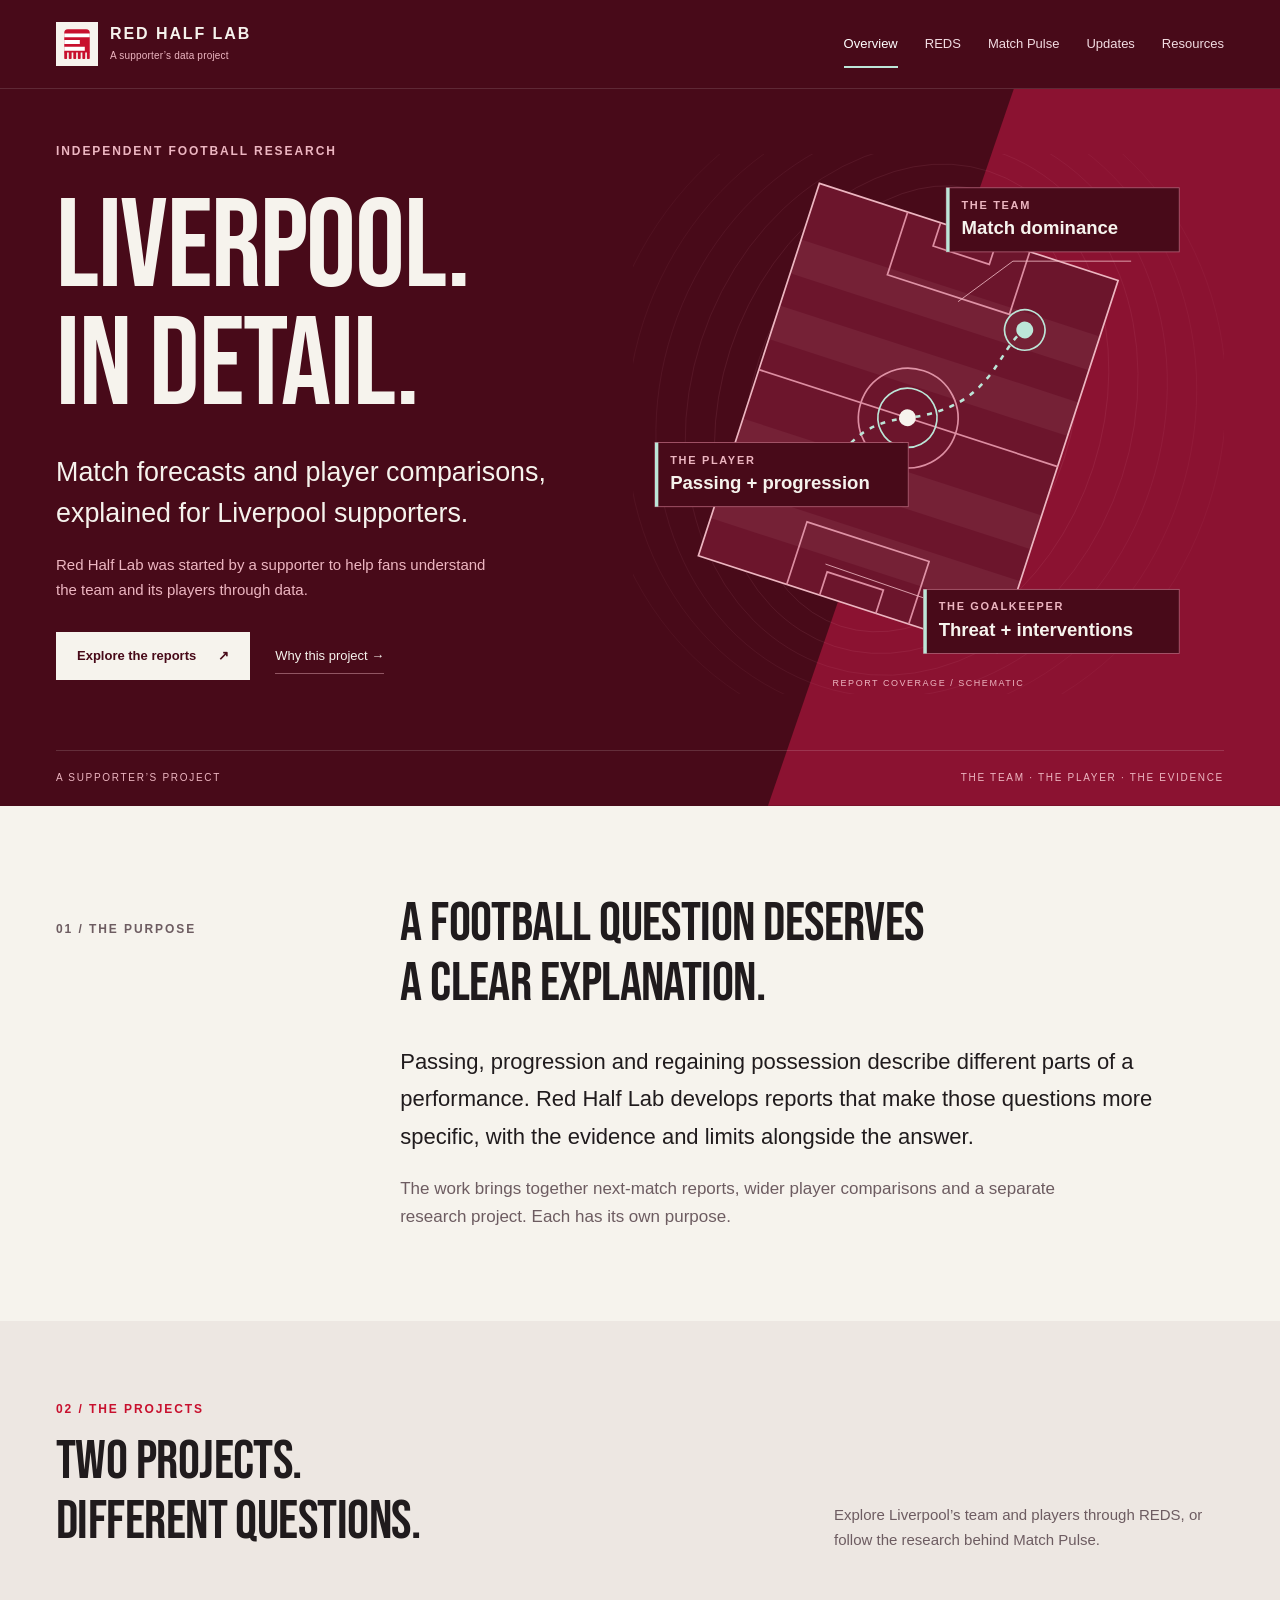
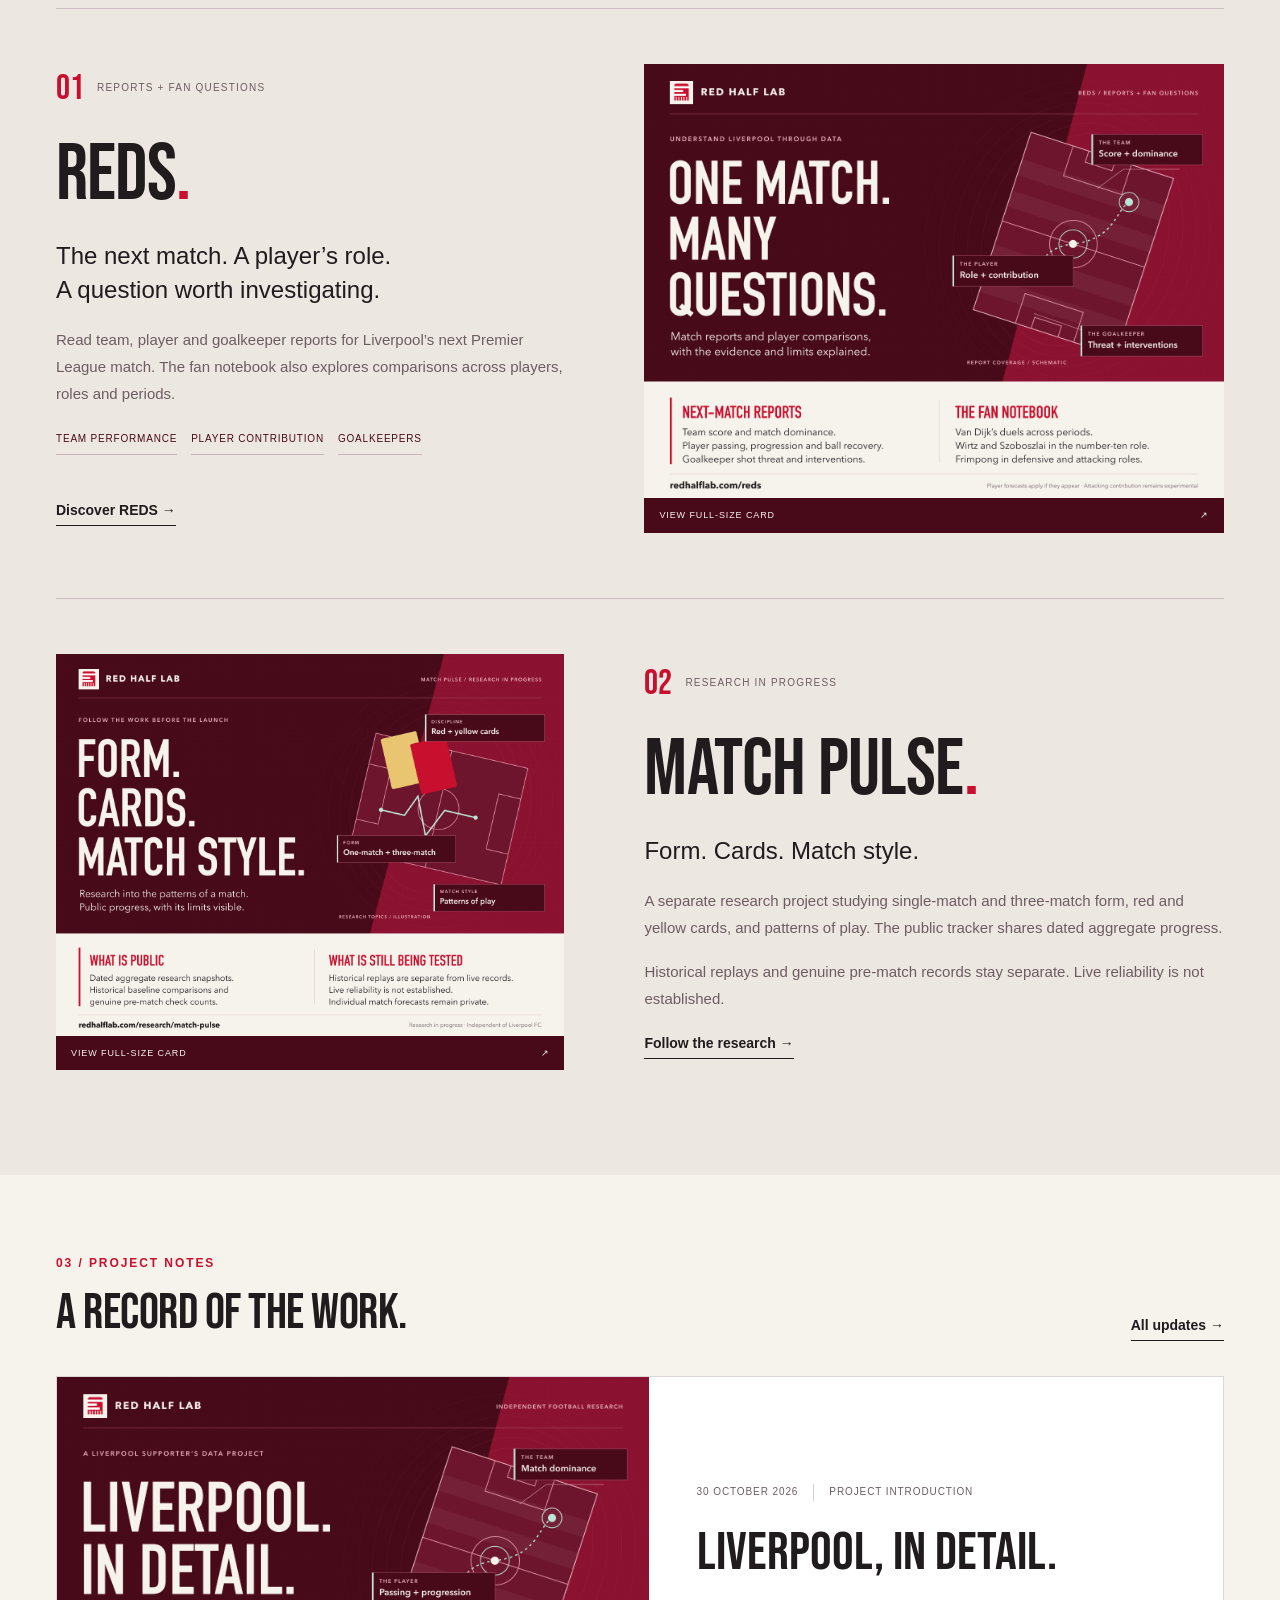
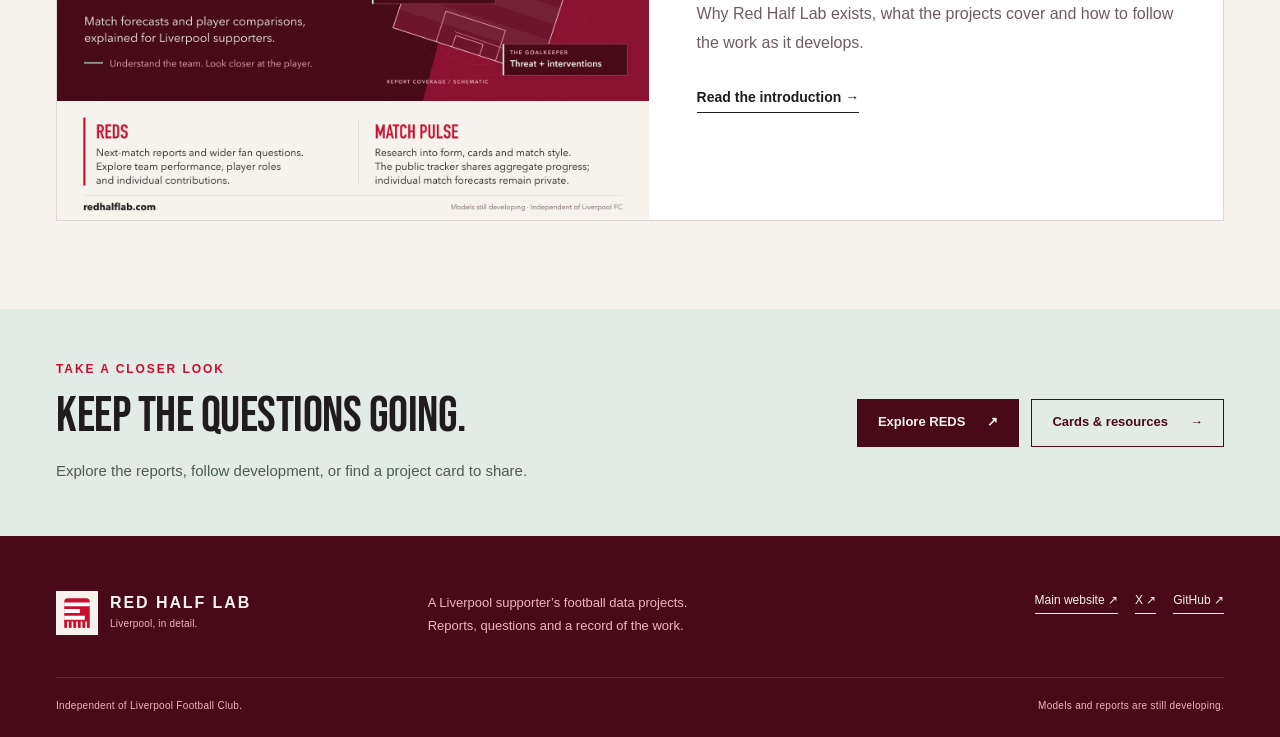
<file: index.html>
<!doctype html><html lang="en"><head><meta charset="utf-8"><meta name="viewport" content="width=device-width,initial-scale=1"><title>Liverpool, in detail. | Red Half Lab</title><meta name="description" content="A Liverpool supporter’s independent football data projects. Explore REDS reports, Match Pulse research and project updates."><meta name="robots" content="index,follow"><meta name="theme-color" content="#480a19"><meta property="og:type" content="website"><meta property="og:title" content="Liverpool, in detail."><meta property="og:description" content="A Liverpool supporter’s independent football data projects. Explore REDS reports, Match Pulse research and project updates."><meta name="twitter:card" content="summary_large_image"><link rel="icon" type="image/svg+xml" href="assets/favicon.svg"><link rel="stylesheet" href="assets/site.css"><script defer src="assets/site.js"></script><link rel="canonical" href="https://liv-ynwa.github.io/redhalflabdata/"><meta property="og:url" content="https://liv-ynwa.github.io/redhalflabdata/"><meta property="og:site_name" content="Red Half Lab"><meta property="og:image" content="https://liv-ynwa.github.io/redhalflabdata/assets/cards/project.png"><meta property="og:image:width" content="1440"><meta property="og:image:height" content="1080"><meta name="twitter:image" content="https://liv-ynwa.github.io/redhalflabdata/assets/cards/project.png"><meta name="twitter:site" content="@REDSdataml4"></head><body><a class="skip" href="#main">Skip to content</a><header class="site-header"><div class="wrap header-inner"><a class="brand" href="index.html" aria-label="Red Half Lab home"><span class="brand-mark"><svg class="logo" width="34" height="34" viewBox="0 0 96 96" aria-hidden="true"><path d="M22 6H74A10 10 0 0 1 84 16V72H12V16A10 10 0 0 1 22 6Z" fill="#c8102e"/><path d="M12 70h8v18a2 2 0 0 1-2 2h-4a2 2 0 0 1-2-2zM24.8 70h8v18a2 2 0 0 1-2 2h-4a2 2 0 0 1-2-2zM37.6 70h8v18a2 2 0 0 1-2 2h-4a2 2 0 0 1-2-2zM50.4 70h8v18a2 2 0 0 1-2 2h-4a2 2 0 0 1-2-2zM63.2 70h8v18a2 2 0 0 1-2 2h-4a2 2 0 0 1-2-2zM76 70h8v18a2 2 0 0 1-2 2h-4a2 2 0 0 1-2-2z" fill="#c8102e"/><path d="M12 18H84V29H12zM12 37H56V48H12zM12 56H70V67H12z" fill="#fff"/></svg></span><span>RED HALF LAB<small>A supporter’s data project</small></span></a><nav class="desktop-nav" aria-label="Main navigation"><a href="index.html" aria-current="page">Overview</a><a href="reds/index.html">REDS</a><a href="match-pulse/index.html">Match Pulse</a><a href="updates/index.html">Updates</a><a href="resources/index.html">Resources</a></nav><details class="mobile-nav"><summary>Menu <span aria-hidden="true">＋</span></summary><nav aria-label="Mobile navigation"><a href="index.html" aria-current="page">Overview</a><a href="reds/index.html">REDS</a><a href="match-pulse/index.html">Match Pulse</a><a href="updates/index.html">Updates</a><a href="resources/index.html">Resources</a></nav></details></div></header><main id="main">
<section class="home-hero"><div class="hero-angle" aria-hidden="true"></div><div class="wrap hero-grid"><div class="hero-copy"><p class="eyebrow">INDEPENDENT FOOTBALL RESEARCH</p><h1>LIVERPOOL.<br>IN DETAIL.</h1><p class="hero-lead">Match forecasts and player comparisons,<br class="desktop-break"> explained for Liverpool supporters.</p><p class="hero-purpose">Red Half Lab was started by a supporter to help fans understand the team and its players through data.</p><div class="hero-actions"><a class="button button-paper" href="https://redhalflab.com/reds">Explore the reports<span aria-hidden="true"> ↗</span></a><a class="hero-secondary" href="updates/2026-10-30-liverpool-in-detail/index.html">Why this project<span aria-hidden="true"> →</span></a></div></div><figure class="hero-art"><img class="" src="assets/project-pitch.svg" alt="Illustrative pitch linking report coverage for the team, players and goalkeeper. This is not a forecast or a player-position map." width="700" height="640" fetchpriority="high"><figcaption>Report coverage / schematic</figcaption></figure></div><div class="wrap hero-bottom"><span>A SUPPORTER’S PROJECT</span><span>THE TEAM · THE PLAYER · THE EVIDENCE</span></div></section>
<section class="purpose-section"><div class="wrap purpose-grid"><p class="eyebrow section-number">01 / THE PURPOSE</p><div><h2>A football question deserves<br>a clear explanation.</h2><p class="large-copy">Passing, progression and regaining possession describe different parts of a performance. Red Half Lab develops reports that make those questions more specific, with the evidence and limits alongside the answer.</p><p>The work brings together next-match reports, wider player comparisons and a separate research project. Each has its own purpose.</p></div></div></section>
<section class="projects-section" aria-labelledby="projects-title"><div class="wrap"><div class="section-heading"><div><p class="eyebrow">02 / THE PROJECTS</p><h2 id="projects-title">Two projects.<br>Different questions.</h2></div><p>Explore Liverpool’s team and players through REDS, or follow the research behind Match Pulse.</p></div>
<article class="project-row"><div class="project-copy"><div class="project-label"><span class="project-index">01</span><span class="status-label">REPORTS + FAN QUESTIONS</span></div><h3>REDS<span class="red-dot">.</span></h3><p class="project-dek">The next match. A player’s role.<br>A question worth investigating.</p><p>Read team, player and goalkeeper reports for Liverpool’s next Premier League match. The fan notebook also explores comparisons across players, roles and periods.</p><ul class="inline-topics" aria-label="REDS areas"><li>Team performance</li><li>Player contribution</li><li>Goalkeepers</li></ul><a class="text-link" href="reds/index.html">Discover REDS<span aria-hidden="true"> →</span></a></div><a class="poster " href="assets/cards/reds.png" data-preview data-title="One match. Many questions."><img class="" src="assets/cards/reds.png" alt="REDS card describing team, player and goalkeeper reports, with real examples from the fan notebook." width="1440" height="1080" loading="lazy"><span class="poster-caption">View full-size card <span aria-hidden="true">↗</span></span></a></article>
<article class="project-row project-row-reverse"><div class="project-copy"><div class="project-label"><span class="project-index">02</span><span class="status-label">RESEARCH IN PROGRESS</span></div><h3>Match Pulse<span class="red-dot">.</span></h3><p class="project-dek">Form. Cards. Match style.</p><p>A separate research project studying single-match and three-match form, red and yellow cards, and patterns of play. The public tracker shares dated aggregate progress.</p><p class="quiet-note">Historical replays and genuine pre-match records stay separate. Live reliability is not established.</p><a class="text-link" href="match-pulse/index.html">Follow the research<span aria-hidden="true"> →</span></a></div><a class="poster " href="assets/cards/match-pulse.png" data-preview data-title="Form. Cards. Match style."><img class="" src="assets/cards/match-pulse.png" alt="Match Pulse card describing research into form, cards and match style. Individual forecasts remain private and live reliability is not established." width="1440" height="1080" loading="lazy"><span class="poster-caption">View full-size card <span aria-hidden="true">↗</span></span></a></article></div></section>
<section class="latest-section"><div class="wrap"><div class="section-heading compact"><div><p class="eyebrow">03 / PROJECT NOTES</p><h2>A record of the work.</h2></div><a class="text-link" href="updates/index.html">All updates<span aria-hidden="true"> →</span></a></div><a class="update-feature" href="updates/2026-10-30-liverpool-in-detail/index.html"><div class="update-image"><img class="" src="assets/cards/project.png" alt="Red Half Lab project card: an independent Liverpool supporter’s data project, introducing REDS and Match Pulse." width="1440" height="1080" loading="lazy"></div><div class="update-copy"><div class="entry-meta"><time datetime="2026-10-30">30 OCTOBER 2026</time><span>PROJECT INTRODUCTION</span></div><h3>Liverpool, in detail.</h3><p>Why Red Half Lab exists, what the projects cover and how to follow the work as it develops.</p><span class="text-link">Read the introduction →</span></div></a></div></section><section class="resource-teaser"><div class="wrap resource-teaser-inner"><div><p class="eyebrow">TAKE A CLOSER LOOK</p><h2>Keep the questions going.</h2><p>Explore the reports, follow development, or find a project card to share.</p></div><div class="teaser-actions"><a class="button button-dark" href="https://redhalflab.com/reds">Explore REDS<span aria-hidden="true"> ↗</span></a><a class="button button-outline" href="resources/index.html">Cards & resources<span aria-hidden="true"> →</span></a></div></div></section></main><footer class="site-footer"><div class="wrap"><div class="footer-top"><a class="brand footer-brand" href="index.html"><span class="brand-mark"><svg class="logo" width="34" height="34" viewBox="0 0 96 96" aria-hidden="true"><path d="M22 6H74A10 10 0 0 1 84 16V72H12V16A10 10 0 0 1 22 6Z" fill="#c8102e"/><path d="M12 70h8v18a2 2 0 0 1-2 2h-4a2 2 0 0 1-2-2zM24.8 70h8v18a2 2 0 0 1-2 2h-4a2 2 0 0 1-2-2zM37.6 70h8v18a2 2 0 0 1-2 2h-4a2 2 0 0 1-2-2zM50.4 70h8v18a2 2 0 0 1-2 2h-4a2 2 0 0 1-2-2zM63.2 70h8v18a2 2 0 0 1-2 2h-4a2 2 0 0 1-2-2zM76 70h8v18a2 2 0 0 1-2 2h-4a2 2 0 0 1-2-2z" fill="#c8102e"/><path d="M12 18H84V29H12zM12 37H56V48H12zM12 56H70V67H12z" fill="#fff"/></svg></span><span>RED HALF LAB<small>Liverpool, in detail.</small></span></a><p>A Liverpool supporter’s football data projects.<br>Reports, questions and a record of the work.</p><div class="footer-links"><a class="text-link" href="https://redhalflab.com/">Main website<span aria-hidden="true"> ↗</span></a><a class="text-link" href="https://x.com/REDSdataml4">X<span aria-hidden="true"> ↗</span></a><a class="text-link" href="https://github.com/liv-ynwa/redhalflabdata">GitHub<span aria-hidden="true"> ↗</span></a></div></div><div class="footer-bottom"><span>Independent of Liverpool Football Club.</span><span>Models and reports are still developing.</span></div></div></footer><dialog class="image-dialog" aria-label="Full-size project card"><div class="dialog-bar"><span data-dialog-title>Project card</span><button type="button" data-close-dialog aria-label="Close full-size card">Close <span aria-hidden="true">×</span></button></div><img data-dialog-image alt=""></dialog></body></html>
</file>
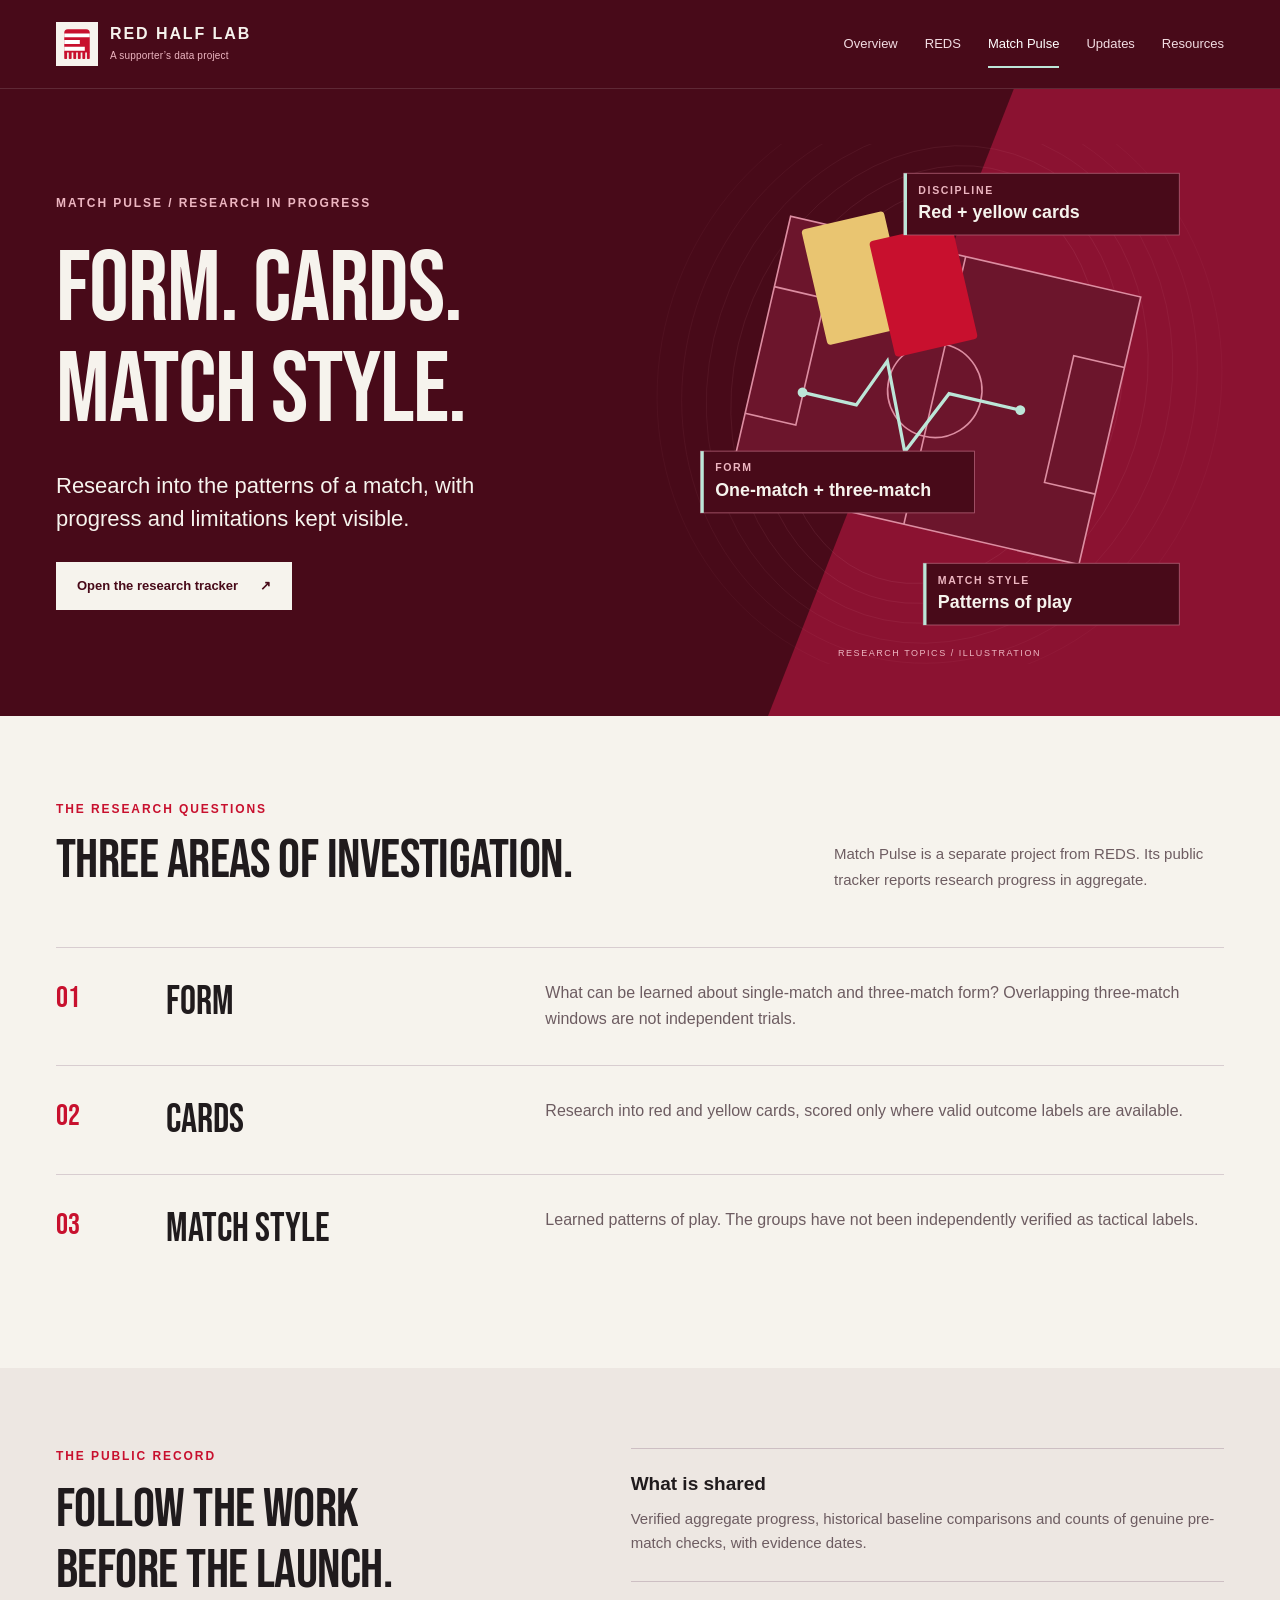
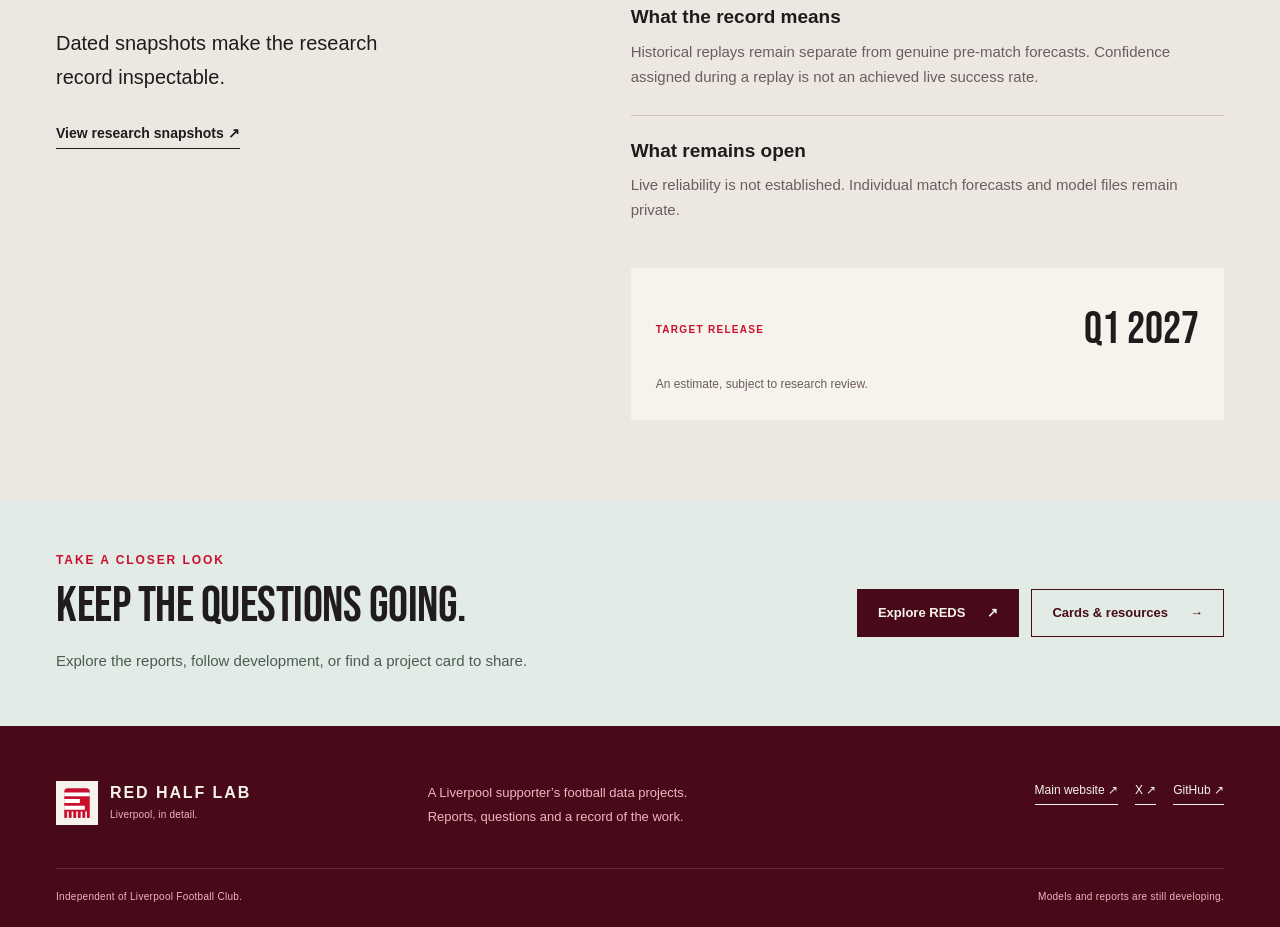
<file: match-pulse/index.html>
<!doctype html><html lang="en"><head><meta charset="utf-8"><meta name="viewport" content="width=device-width,initial-scale=1"><title>Match Pulse — research in progress | Red Half Lab</title><meta name="description" content="Follow Match Pulse research into Liverpool form, cards and match style. Public progress is shared in dated aggregate snapshots."><meta name="robots" content="index,follow"><meta name="theme-color" content="#480a19"><meta property="og:type" content="website"><meta property="og:title" content="Match Pulse — research in progress"><meta property="og:description" content="Follow Match Pulse research into Liverpool form, cards and match style. Public progress is shared in dated aggregate snapshots."><meta name="twitter:card" content="summary_large_image"><link rel="icon" type="image/svg+xml" href="../assets/favicon.svg"><link rel="stylesheet" href="../assets/site.css"><script defer src="../assets/site.js"></script><link rel="canonical" href="https://liv-ynwa.github.io/redhalflabdata/match-pulse/"><meta property="og:url" content="https://liv-ynwa.github.io/redhalflabdata/match-pulse/"><meta property="og:site_name" content="Red Half Lab"><meta property="og:image" content="https://liv-ynwa.github.io/redhalflabdata/assets/cards/match-pulse.png"><meta property="og:image:width" content="1440"><meta property="og:image:height" content="1080"><meta name="twitter:image" content="https://liv-ynwa.github.io/redhalflabdata/assets/cards/match-pulse.png"><meta name="twitter:site" content="@REDSdataml4"></head><body><a class="skip" href="#main">Skip to content</a><header class="site-header"><div class="wrap header-inner"><a class="brand" href="../index.html" aria-label="Red Half Lab home"><span class="brand-mark"><svg class="logo" width="34" height="34" viewBox="0 0 96 96" aria-hidden="true"><path d="M22 6H74A10 10 0 0 1 84 16V72H12V16A10 10 0 0 1 22 6Z" fill="#c8102e"/><path d="M12 70h8v18a2 2 0 0 1-2 2h-4a2 2 0 0 1-2-2zM24.8 70h8v18a2 2 0 0 1-2 2h-4a2 2 0 0 1-2-2zM37.6 70h8v18a2 2 0 0 1-2 2h-4a2 2 0 0 1-2-2zM50.4 70h8v18a2 2 0 0 1-2 2h-4a2 2 0 0 1-2-2zM63.2 70h8v18a2 2 0 0 1-2 2h-4a2 2 0 0 1-2-2zM76 70h8v18a2 2 0 0 1-2 2h-4a2 2 0 0 1-2-2z" fill="#c8102e"/><path d="M12 18H84V29H12zM12 37H56V48H12zM12 56H70V67H12z" fill="#fff"/></svg></span><span>RED HALF LAB<small>A supporter’s data project</small></span></a><nav class="desktop-nav" aria-label="Main navigation"><a href="../index.html">Overview</a><a href="../reds/index.html">REDS</a><a href="index.html" aria-current="page">Match Pulse</a><a href="../updates/index.html">Updates</a><a href="../resources/index.html">Resources</a></nav><details class="mobile-nav"><summary>Menu <span aria-hidden="true">＋</span></summary><nav aria-label="Mobile navigation"><a href="../index.html">Overview</a><a href="../reds/index.html">REDS</a><a href="index.html" aria-current="page">Match Pulse</a><a href="../updates/index.html">Updates</a><a href="../resources/index.html">Resources</a></nav></details></div></header><main id="main">
<section class="project-hero pulse-hero"><div class="hero-angle" aria-hidden="true"></div><div class="wrap project-hero-grid"><div><p class="eyebrow">MATCH PULSE / RESEARCH IN PROGRESS</p><h1>Form. Cards.<br>Match style.</h1><p class="hero-lead">Research into the patterns of a match, with progress and limitations kept visible.</p><a class="button button-paper" href="https://redhalflab.com/research/match-pulse">Open the research tracker<span aria-hidden="true"> ↗</span></a></div><figure class="hero-art"><img class="" src="../assets/match-pulse-art.svg" alt="Illustration of Match Pulse research topics: form, red and yellow cards, and patterns of play. The line is illustrative, not a result." width="700" height="640"><figcaption>Research topics / illustration</figcaption></figure></div></section>
<section class="research-section"><div class="wrap"><div class="section-heading"><div><p class="eyebrow">THE RESEARCH QUESTIONS</p><h2>Three areas of investigation.</h2></div><p>Match Pulse is a separate project from REDS. Its public tracker reports research progress in aggregate.</p></div><div class="research-rows"><article><span>01</span><h3>Form</h3><p>What can be learned about single-match and three-match form? Overlapping three-match windows are not independent trials.</p></article><article><span>02</span><h3>Cards</h3><p>Research into red and yellow cards, scored only where valid outcome labels are available.</p></article><article><span>03</span><h3>Match style</h3><p>Learned patterns of play. The groups have not been independently verified as tactical labels.</p></article></div></div></section>
<section class="research-record"><div class="wrap record-grid"><div><p class="eyebrow">THE PUBLIC RECORD</p><h2>Follow the work<br>before the launch.</h2><p class="large-copy">Dated snapshots make the research record inspectable.</p><a class="text-link" href="https://github.com/liv-ynwa/Matchpulse">View research snapshots<span aria-hidden="true"> ↗</span></a></div><div class="record-details"><section><h3>What is shared</h3><p>Verified aggregate progress, historical baseline comparisons and counts of genuine pre-match checks, with evidence dates.</p></section><section><h3>What the record means</h3><p>Historical replays remain separate from genuine pre-match forecasts. Confidence assigned during a replay is not an achieved live success rate.</p></section><section><h3>What remains open</h3><p>Live reliability is not established. Individual match forecasts and model files remain private.</p></section><div class="target-date"><span>TARGET RELEASE</span><strong>Q1 2027</strong><p>An estimate, subject to research review.</p></div></div></div></section><section class="resource-teaser"><div class="wrap resource-teaser-inner"><div><p class="eyebrow">TAKE A CLOSER LOOK</p><h2>Keep the questions going.</h2><p>Explore the reports, follow development, or find a project card to share.</p></div><div class="teaser-actions"><a class="button button-dark" href="https://redhalflab.com/reds">Explore REDS<span aria-hidden="true"> ↗</span></a><a class="button button-outline" href="../resources/index.html">Cards & resources<span aria-hidden="true"> →</span></a></div></div></section></main><footer class="site-footer"><div class="wrap"><div class="footer-top"><a class="brand footer-brand" href="../index.html"><span class="brand-mark"><svg class="logo" width="34" height="34" viewBox="0 0 96 96" aria-hidden="true"><path d="M22 6H74A10 10 0 0 1 84 16V72H12V16A10 10 0 0 1 22 6Z" fill="#c8102e"/><path d="M12 70h8v18a2 2 0 0 1-2 2h-4a2 2 0 0 1-2-2zM24.8 70h8v18a2 2 0 0 1-2 2h-4a2 2 0 0 1-2-2zM37.6 70h8v18a2 2 0 0 1-2 2h-4a2 2 0 0 1-2-2zM50.4 70h8v18a2 2 0 0 1-2 2h-4a2 2 0 0 1-2-2zM63.2 70h8v18a2 2 0 0 1-2 2h-4a2 2 0 0 1-2-2zM76 70h8v18a2 2 0 0 1-2 2h-4a2 2 0 0 1-2-2z" fill="#c8102e"/><path d="M12 18H84V29H12zM12 37H56V48H12zM12 56H70V67H12z" fill="#fff"/></svg></span><span>RED HALF LAB<small>Liverpool, in detail.</small></span></a><p>A Liverpool supporter’s football data projects.<br>Reports, questions and a record of the work.</p><div class="footer-links"><a class="text-link" href="https://redhalflab.com/">Main website<span aria-hidden="true"> ↗</span></a><a class="text-link" href="https://x.com/REDSdataml4">X<span aria-hidden="true"> ↗</span></a><a class="text-link" href="https://github.com/liv-ynwa/redhalflabdata">GitHub<span aria-hidden="true"> ↗</span></a></div></div><div class="footer-bottom"><span>Independent of Liverpool Football Club.</span><span>Models and reports are still developing.</span></div></div></footer><dialog class="image-dialog" aria-label="Full-size project card"><div class="dialog-bar"><span data-dialog-title>Project card</span><button type="button" data-close-dialog aria-label="Close full-size card">Close <span aria-hidden="true">×</span></button></div><img data-dialog-image alt=""></dialog></body></html>
</file>
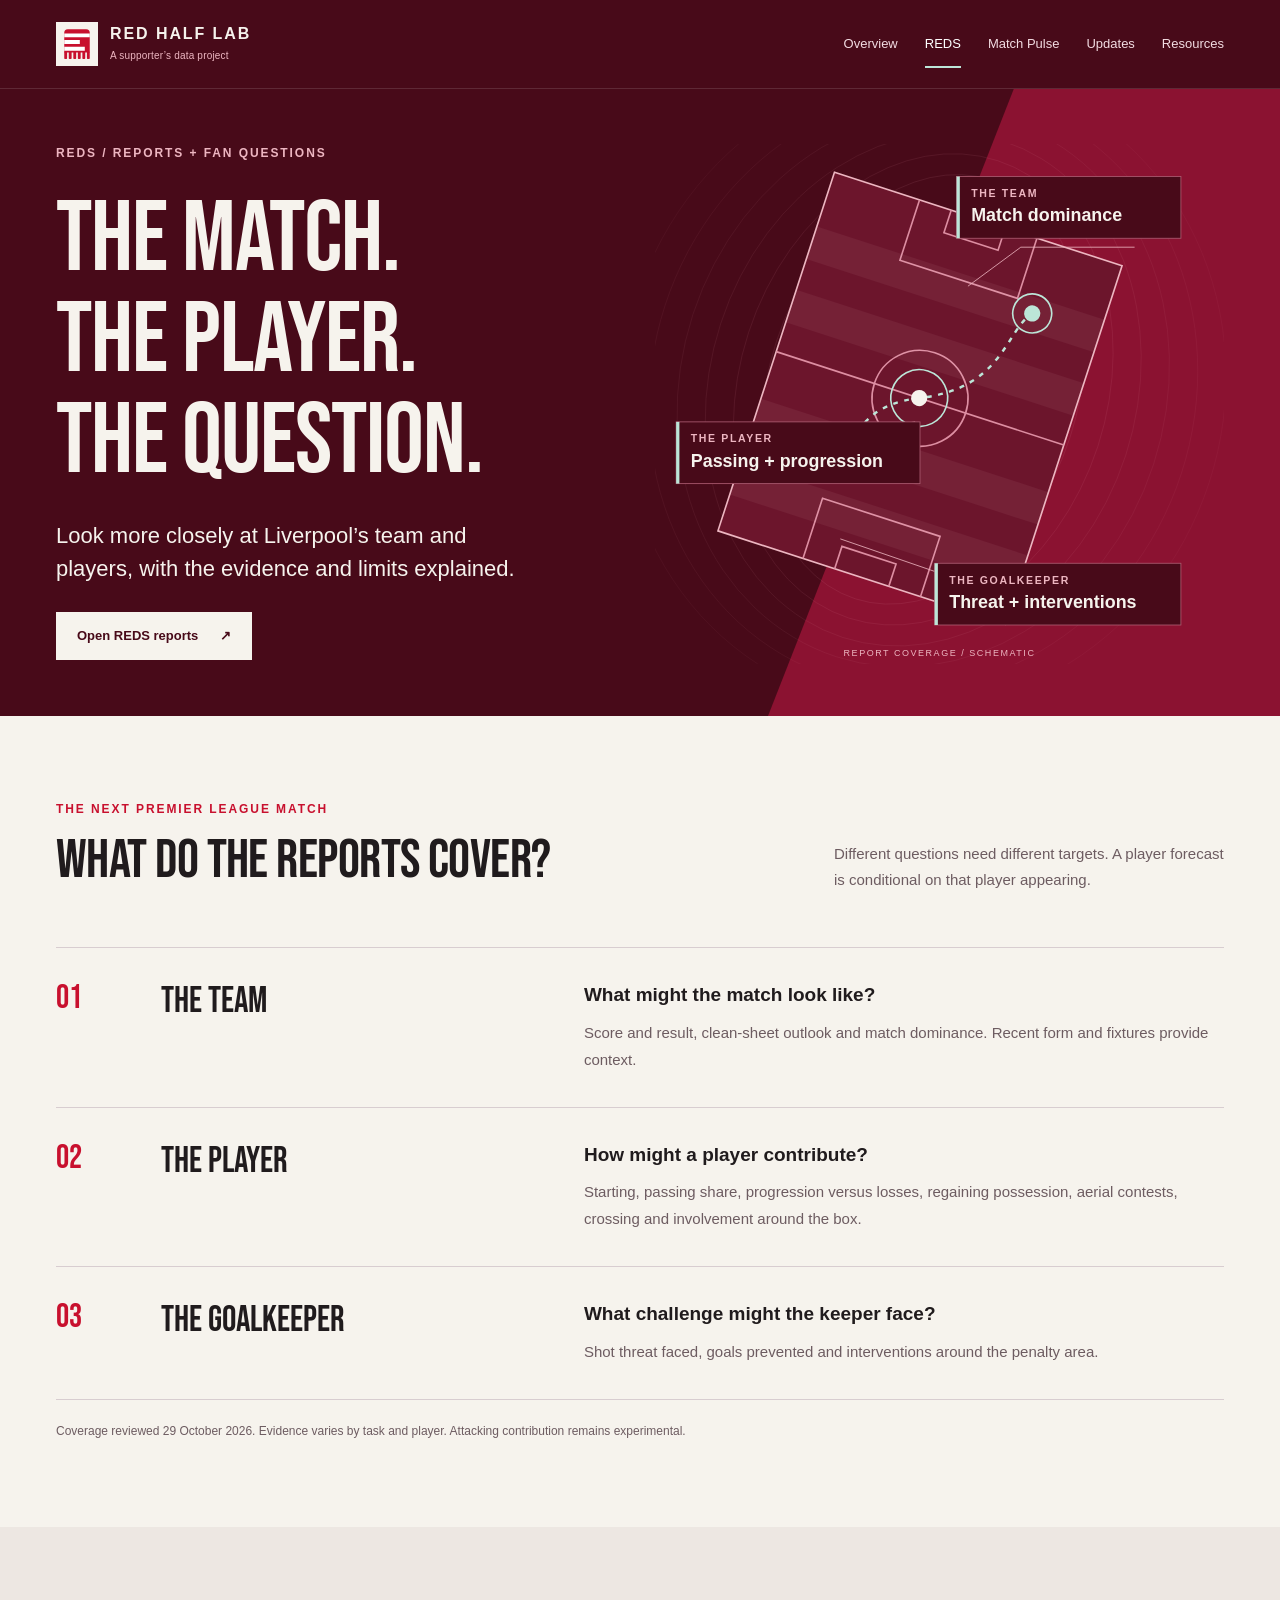
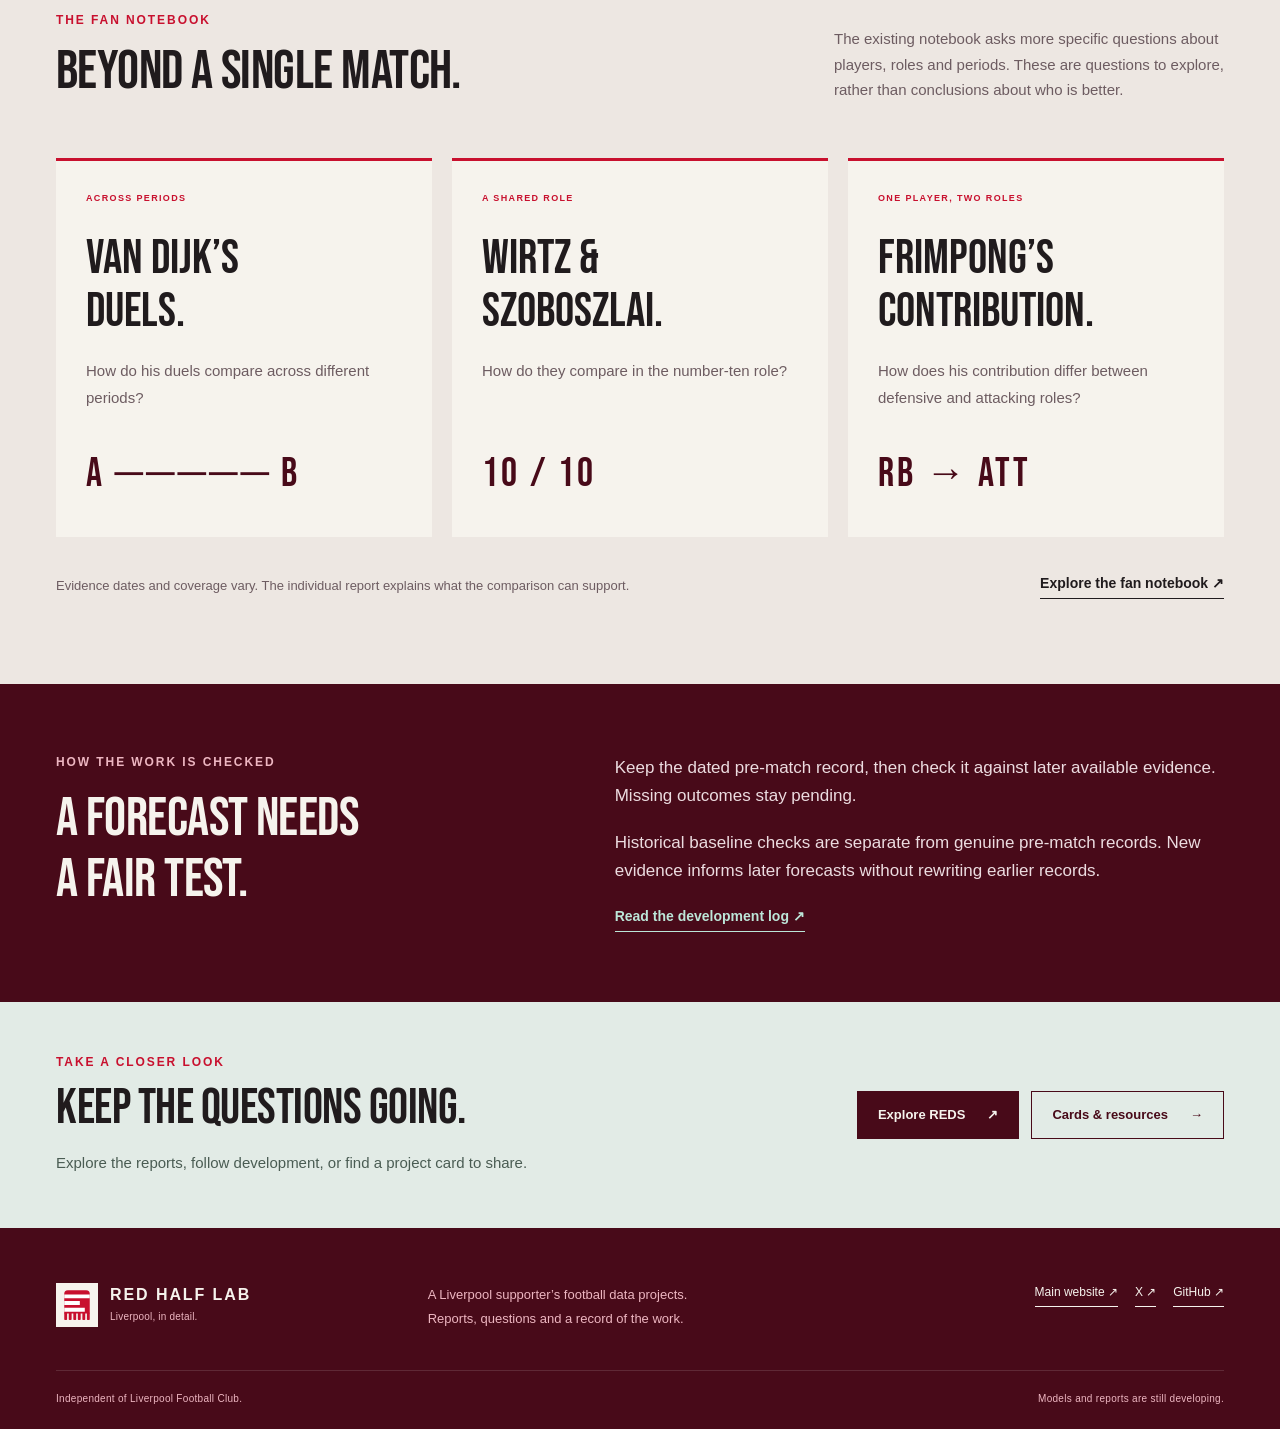
<file: reds/index.html>
<!doctype html><html lang="en"><head><meta charset="utf-8"><meta name="viewport" content="width=device-width,initial-scale=1"><title>REDS — match reports and fan questions | Red Half Lab</title><meta name="description" content="Explore REDS team, player and goalkeeper reports for Liverpool, plus wider football questions about roles and periods."><meta name="robots" content="index,follow"><meta name="theme-color" content="#480a19"><meta property="og:type" content="website"><meta property="og:title" content="REDS — match reports and fan questions"><meta property="og:description" content="Explore REDS team, player and goalkeeper reports for Liverpool, plus wider football questions about roles and periods."><meta name="twitter:card" content="summary_large_image"><link rel="icon" type="image/svg+xml" href="../assets/favicon.svg"><link rel="stylesheet" href="../assets/site.css"><script defer src="../assets/site.js"></script><link rel="canonical" href="https://liv-ynwa.github.io/redhalflabdata/reds/"><meta property="og:url" content="https://liv-ynwa.github.io/redhalflabdata/reds/"><meta property="og:site_name" content="Red Half Lab"><meta property="og:image" content="https://liv-ynwa.github.io/redhalflabdata/assets/cards/reds.png"><meta property="og:image:width" content="1440"><meta property="og:image:height" content="1080"><meta name="twitter:image" content="https://liv-ynwa.github.io/redhalflabdata/assets/cards/reds.png"><meta name="twitter:site" content="@REDSdataml4"></head><body><a class="skip" href="#main">Skip to content</a><header class="site-header"><div class="wrap header-inner"><a class="brand" href="../index.html" aria-label="Red Half Lab home"><span class="brand-mark"><svg class="logo" width="34" height="34" viewBox="0 0 96 96" aria-hidden="true"><path d="M22 6H74A10 10 0 0 1 84 16V72H12V16A10 10 0 0 1 22 6Z" fill="#c8102e"/><path d="M12 70h8v18a2 2 0 0 1-2 2h-4a2 2 0 0 1-2-2zM24.8 70h8v18a2 2 0 0 1-2 2h-4a2 2 0 0 1-2-2zM37.6 70h8v18a2 2 0 0 1-2 2h-4a2 2 0 0 1-2-2zM50.4 70h8v18a2 2 0 0 1-2 2h-4a2 2 0 0 1-2-2zM63.2 70h8v18a2 2 0 0 1-2 2h-4a2 2 0 0 1-2-2zM76 70h8v18a2 2 0 0 1-2 2h-4a2 2 0 0 1-2-2z" fill="#c8102e"/><path d="M12 18H84V29H12zM12 37H56V48H12zM12 56H70V67H12z" fill="#fff"/></svg></span><span>RED HALF LAB<small>A supporter’s data project</small></span></a><nav class="desktop-nav" aria-label="Main navigation"><a href="../index.html">Overview</a><a href="index.html" aria-current="page">REDS</a><a href="../match-pulse/index.html">Match Pulse</a><a href="../updates/index.html">Updates</a><a href="../resources/index.html">Resources</a></nav><details class="mobile-nav"><summary>Menu <span aria-hidden="true">＋</span></summary><nav aria-label="Mobile navigation"><a href="../index.html">Overview</a><a href="index.html" aria-current="page">REDS</a><a href="../match-pulse/index.html">Match Pulse</a><a href="../updates/index.html">Updates</a><a href="../resources/index.html">Resources</a></nav></details></div></header><main id="main">
<section class="project-hero"><div class="hero-angle" aria-hidden="true"></div><div class="wrap project-hero-grid"><div><p class="eyebrow">REDS / REPORTS + FAN QUESTIONS</p><h1>The match.<br>The player.<br>The question.</h1><p class="hero-lead">Look more closely at Liverpool’s team and players, with the evidence and limits explained.</p><a class="button button-paper" href="https://redhalflab.com/reds">Open REDS reports<span aria-hidden="true"> ↗</span></a></div><figure class="hero-art"><img class="" src="../assets/project-pitch.svg" alt="Schematic of team, player and goalkeeper report coverage." width="700" height="640"><figcaption>Report coverage / schematic</figcaption></figure></div></section>
<section class="coverage-section"><div class="wrap"><div class="section-heading"><div><p class="eyebrow">THE NEXT PREMIER LEAGUE MATCH</p><h2>What do the reports cover?</h2></div><p>Different questions need different targets. A player forecast is conditional on that player appearing.</p></div><div class="coverage-rows"><article><span class="row-number">01</span><h3>The team</h3><div><h4>What might the match look like?</h4><p>Score and result, clean-sheet outlook and match dominance. Recent form and fixtures provide context.</p></div></article><article><span class="row-number">02</span><h3>The player</h3><div><h4>How might a player contribute?</h4><p>Starting, passing share, progression versus losses, regaining possession, aerial contests, crossing and involvement around the box.</p></div></article><article><span class="row-number">03</span><h3>The goalkeeper</h3><div><h4>What challenge might the keeper face?</h4><p>Shot threat faced, goals prevented and interventions around the penalty area.</p></div></article></div><p class="evidence-note">Coverage reviewed 29 October 2026. Evidence varies by task and player. Attacking contribution remains experimental.</p></div></section>
<section class="notebook-section"><div class="wrap"><div class="section-heading"><div><p class="eyebrow">THE FAN NOTEBOOK</p><h2>Beyond a single match.</h2></div><p>The existing notebook asks more specific questions about players, roles and periods. These are questions to explore, rather than conclusions about who is better.</p></div><div class="question-grid"><article><span class="question-kicker">ACROSS PERIODS</span><h3>Van Dijk’s<br> duels.</h3><p>How do his duels compare across different periods?</p><span class="question-rule" aria-hidden="true">A ───── B</span></article><article><span class="question-kicker">A SHARED ROLE</span><h3>Wirtz &<br> Szoboszlai.</h3><p>How do they compare in the number-ten role?</p><span class="question-rule" aria-hidden="true">10 / 10</span></article><article><span class="question-kicker">ONE PLAYER, TWO ROLES</span><h3>Frimpong’s<br> contribution.</h3><p>How does his contribution differ between defensive and attacking roles?</p><span class="question-rule" aria-hidden="true">RB → ATT</span></article></div><div class="section-tail"><p>Evidence dates and coverage vary. The individual report explains what the comparison can support.</p><a class="text-link" href="https://redhalflab.com/reds?show=questions">Explore the fan notebook<span aria-hidden="true"> ↗</span></a></div></div></section>
<section class="method-strip"><div class="wrap method-grid"><div><p class="eyebrow">HOW THE WORK IS CHECKED</p><h2>A forecast needs<br>a fair test.</h2></div><div><p>Keep the dated pre-match record, then check it against later available evidence. Missing outcomes stay pending.</p><p>Historical baseline checks are separate from genuine pre-match records. New evidence informs later forecasts without rewriting earlier records.</p><a class="text-link" href="https://redhalflab.com/devlog">Read the development log<span aria-hidden="true"> ↗</span></a></div></div></section><section class="resource-teaser"><div class="wrap resource-teaser-inner"><div><p class="eyebrow">TAKE A CLOSER LOOK</p><h2>Keep the questions going.</h2><p>Explore the reports, follow development, or find a project card to share.</p></div><div class="teaser-actions"><a class="button button-dark" href="https://redhalflab.com/reds">Explore REDS<span aria-hidden="true"> ↗</span></a><a class="button button-outline" href="../resources/index.html">Cards & resources<span aria-hidden="true"> →</span></a></div></div></section></main><footer class="site-footer"><div class="wrap"><div class="footer-top"><a class="brand footer-brand" href="../index.html"><span class="brand-mark"><svg class="logo" width="34" height="34" viewBox="0 0 96 96" aria-hidden="true"><path d="M22 6H74A10 10 0 0 1 84 16V72H12V16A10 10 0 0 1 22 6Z" fill="#c8102e"/><path d="M12 70h8v18a2 2 0 0 1-2 2h-4a2 2 0 0 1-2-2zM24.8 70h8v18a2 2 0 0 1-2 2h-4a2 2 0 0 1-2-2zM37.6 70h8v18a2 2 0 0 1-2 2h-4a2 2 0 0 1-2-2zM50.4 70h8v18a2 2 0 0 1-2 2h-4a2 2 0 0 1-2-2zM63.2 70h8v18a2 2 0 0 1-2 2h-4a2 2 0 0 1-2-2zM76 70h8v18a2 2 0 0 1-2 2h-4a2 2 0 0 1-2-2z" fill="#c8102e"/><path d="M12 18H84V29H12zM12 37H56V48H12zM12 56H70V67H12z" fill="#fff"/></svg></span><span>RED HALF LAB<small>Liverpool, in detail.</small></span></a><p>A Liverpool supporter’s football data projects.<br>Reports, questions and a record of the work.</p><div class="footer-links"><a class="text-link" href="https://redhalflab.com/">Main website<span aria-hidden="true"> ↗</span></a><a class="text-link" href="https://x.com/REDSdataml4">X<span aria-hidden="true"> ↗</span></a><a class="text-link" href="https://github.com/liv-ynwa/redhalflabdata">GitHub<span aria-hidden="true"> ↗</span></a></div></div><div class="footer-bottom"><span>Independent of Liverpool Football Club.</span><span>Models and reports are still developing.</span></div></div></footer><dialog class="image-dialog" aria-label="Full-size project card"><div class="dialog-bar"><span data-dialog-title>Project card</span><button type="button" data-close-dialog aria-label="Close full-size card">Close <span aria-hidden="true">×</span></button></div><img data-dialog-image alt=""></dialog></body></html>
</file>
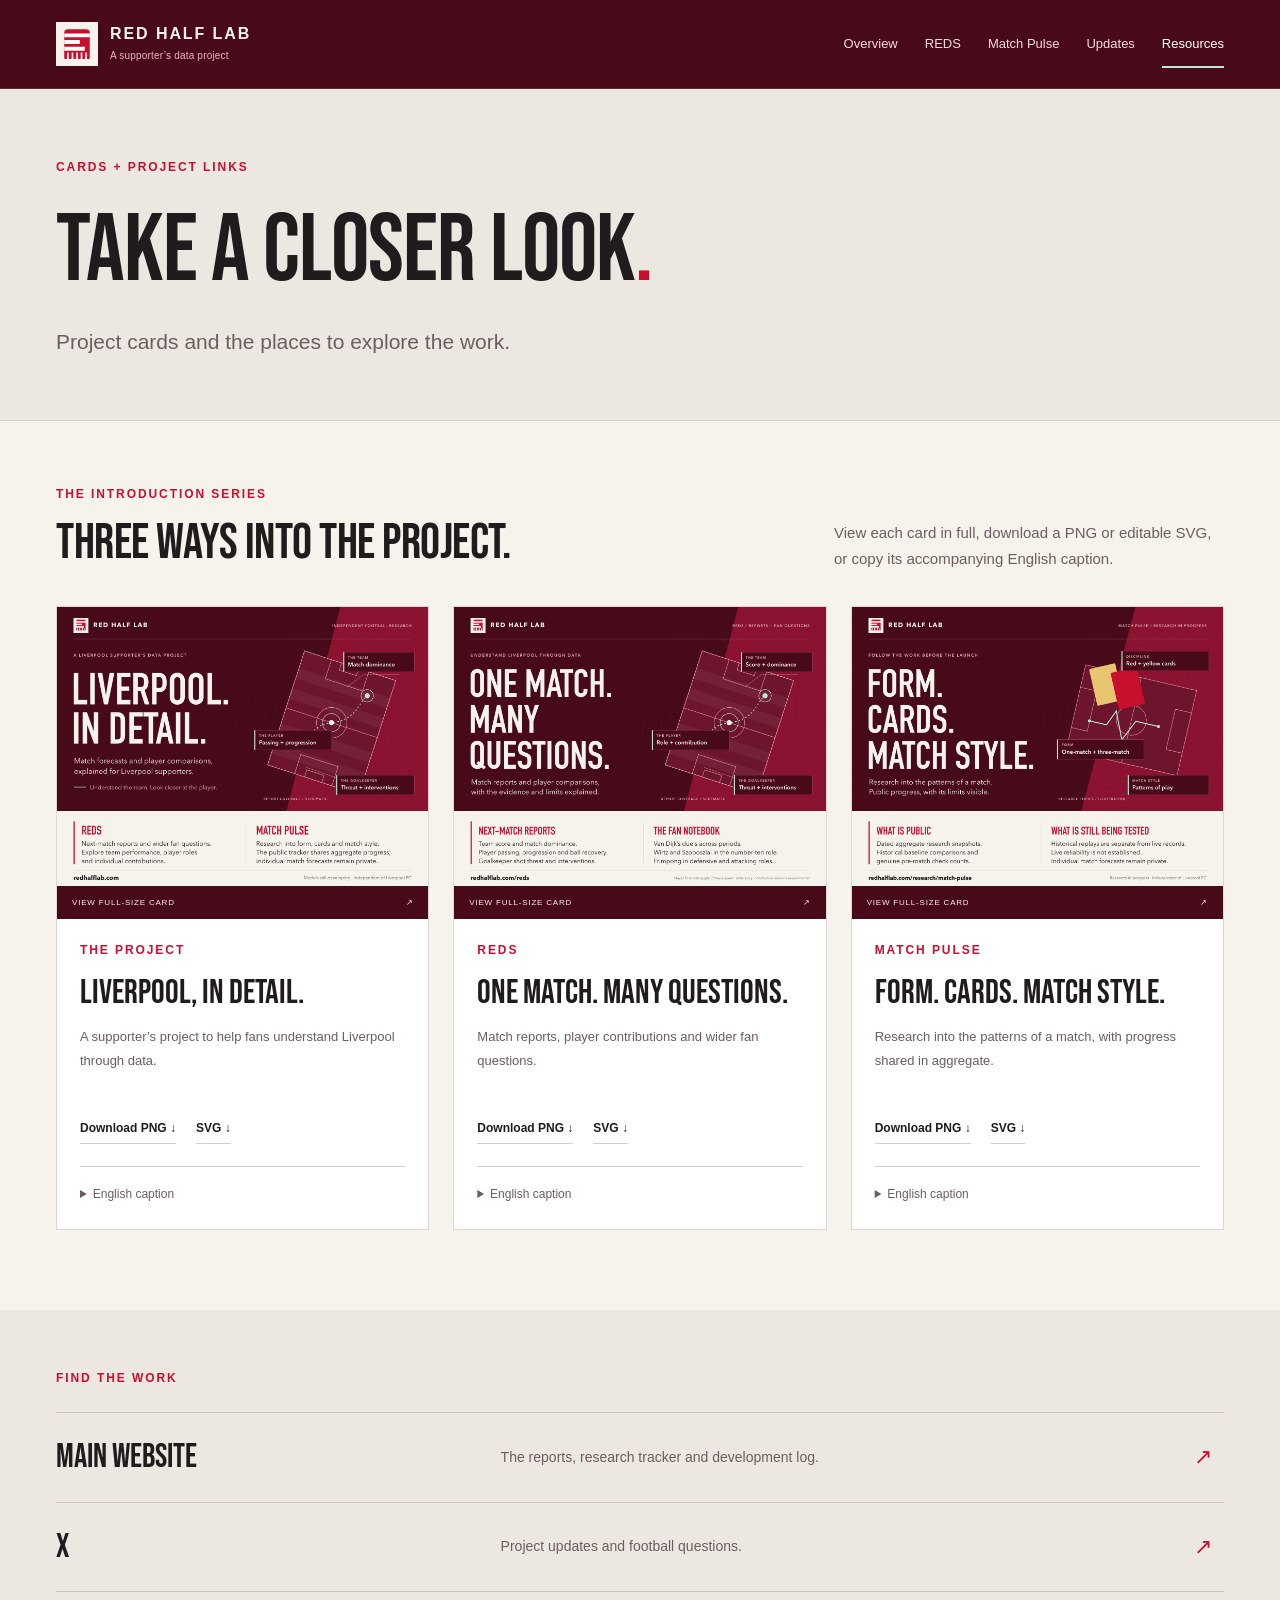
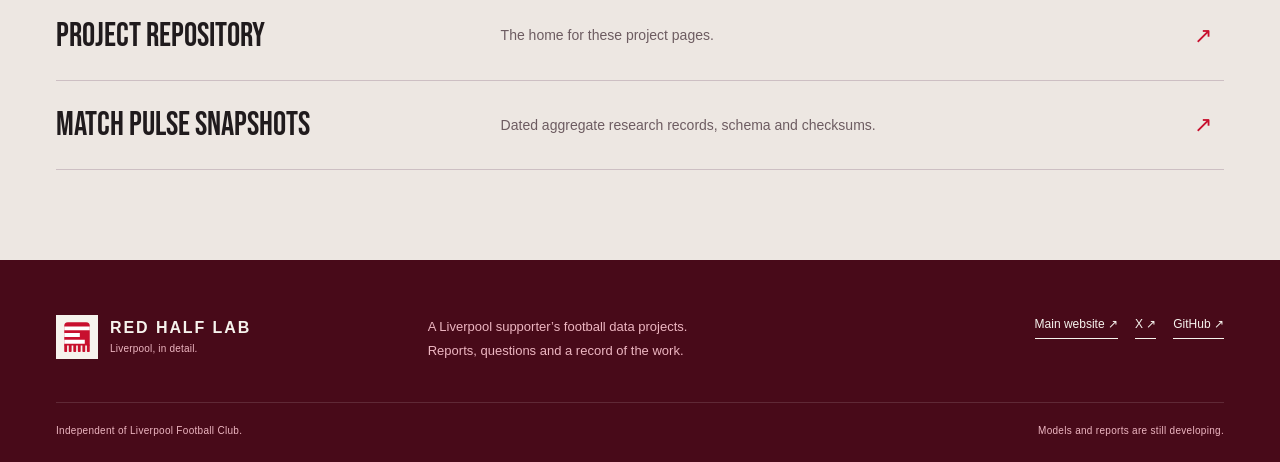
<file: resources/index.html>
<!doctype html><html lang="en"><head><meta charset="utf-8"><meta name="viewport" content="width=device-width,initial-scale=1"><title>Cards and resources | Red Half Lab</title><meta name="description" content="Project cards, SVG and PNG downloads, English captions and links to Red Half Lab reports and research."><meta name="robots" content="index,follow"><meta name="theme-color" content="#480a19"><meta property="og:type" content="website"><meta property="og:title" content="Cards and resources"><meta property="og:description" content="Project cards, SVG and PNG downloads, English captions and links to Red Half Lab reports and research."><meta name="twitter:card" content="summary_large_image"><link rel="icon" type="image/svg+xml" href="../assets/favicon.svg"><link rel="stylesheet" href="../assets/site.css"><script defer src="../assets/site.js"></script><link rel="canonical" href="https://liv-ynwa.github.io/redhalflabdata/resources/"><meta property="og:url" content="https://liv-ynwa.github.io/redhalflabdata/resources/"><meta property="og:site_name" content="Red Half Lab"><meta property="og:image" content="https://liv-ynwa.github.io/redhalflabdata/assets/cards/project.png"><meta property="og:image:width" content="1440"><meta property="og:image:height" content="1080"><meta name="twitter:image" content="https://liv-ynwa.github.io/redhalflabdata/assets/cards/project.png"><meta name="twitter:site" content="@REDSdataml4"></head><body><a class="skip" href="#main">Skip to content</a><header class="site-header"><div class="wrap header-inner"><a class="brand" href="../index.html" aria-label="Red Half Lab home"><span class="brand-mark"><svg class="logo" width="34" height="34" viewBox="0 0 96 96" aria-hidden="true"><path d="M22 6H74A10 10 0 0 1 84 16V72H12V16A10 10 0 0 1 22 6Z" fill="#c8102e"/><path d="M12 70h8v18a2 2 0 0 1-2 2h-4a2 2 0 0 1-2-2zM24.8 70h8v18a2 2 0 0 1-2 2h-4a2 2 0 0 1-2-2zM37.6 70h8v18a2 2 0 0 1-2 2h-4a2 2 0 0 1-2-2zM50.4 70h8v18a2 2 0 0 1-2 2h-4a2 2 0 0 1-2-2zM63.2 70h8v18a2 2 0 0 1-2 2h-4a2 2 0 0 1-2-2zM76 70h8v18a2 2 0 0 1-2 2h-4a2 2 0 0 1-2-2z" fill="#c8102e"/><path d="M12 18H84V29H12zM12 37H56V48H12zM12 56H70V67H12z" fill="#fff"/></svg></span><span>RED HALF LAB<small>A supporter’s data project</small></span></a><nav class="desktop-nav" aria-label="Main navigation"><a href="../index.html">Overview</a><a href="../reds/index.html">REDS</a><a href="../match-pulse/index.html">Match Pulse</a><a href="../updates/index.html">Updates</a><a href="index.html" aria-current="page">Resources</a></nav><details class="mobile-nav"><summary>Menu <span aria-hidden="true">＋</span></summary><nav aria-label="Mobile navigation"><a href="../index.html">Overview</a><a href="../reds/index.html">REDS</a><a href="../match-pulse/index.html">Match Pulse</a><a href="../updates/index.html">Updates</a><a href="index.html" aria-current="page">Resources</a></nav></details></div></header><main id="main">
<section class="page-heading"><div class="wrap"><p class="eyebrow">CARDS + PROJECT LINKS</p><h1>Take a closer look<span class="red-dot">.</span></h1><p>Project cards and the places to explore the work.</p></div></section><section class="cards-section"><div class="wrap"><div class="section-heading compact"><div><p class="eyebrow">THE INTRODUCTION SERIES</p><h2>Three ways into the project.</h2></div><p>View each card in full, download a PNG or editable SVG, or copy its accompanying English caption.</p></div><div class="resource-cards"><article class="resource-card" id="project"><a class="poster " href="../assets/cards/project.png" data-preview data-title="Liverpool, in detail."><img class="" src="../assets/cards/project.png" alt="Red Half Lab project card: an independent Liverpool supporter’s data project, introducing REDS and Match Pulse." width="1440" height="1080" loading="lazy"><span class="poster-caption">View full-size card <span aria-hidden="true">↗</span></span></a><div class="resource-card-copy"><p class="eyebrow">THE PROJECT</p><h3>Liverpool, in detail.</h3><p>A supporter’s project to help fans understand Liverpool through data.</p><div class="download-links"><a href="../assets/cards/project.png" download="red-half-lab-project.png">Download PNG ↓</a><a href="../assets/cards/project.svg" download="red-half-lab-project.svg">SVG ↓</a></div><details class="caption-details"><summary>English caption</summary><p data-caption-text>Red Half Lab is a Liverpool supporter’s data project. REDS explores the next league match, player roles and contributions. Match Pulse tracks separate research into form, cards and match style. Discover the project: https://redhalflab.com/</p><button type="button" data-copy-caption hidden>Copy caption</button><span class="copy-status" role="status" aria-live="polite"></span></details></div></article><article class="resource-card" id="reds"><a class="poster " href="../assets/cards/reds.png" data-preview data-title="One match. Many questions."><img class="" src="../assets/cards/reds.png" alt="REDS card describing team, player and goalkeeper reports, with real examples from the fan notebook." width="1440" height="1080" loading="lazy"><span class="poster-caption">View full-size card <span aria-hidden="true">↗</span></span></a><div class="resource-card-copy"><p class="eyebrow">REDS</p><h3>One match. Many questions.</h3><p>Match reports, player contributions and wider fan questions.</p><div class="download-links"><a href="../assets/cards/reds.png" download="red-half-lab-reds.png">Download PNG ↓</a><a href="../assets/cards/reds.svg" download="red-half-lab-reds.svg">SVG ↓</a></div><details class="caption-details"><summary>English caption</summary><p data-caption-text>REDS explores Liverpool’s next league match and wider player questions, from team dominance to passing and progression. Its notebook also compares roles and periods. Reports explain evidence and limits. Explore: https://redhalflab.com/reds</p><button type="button" data-copy-caption hidden>Copy caption</button><span class="copy-status" role="status" aria-live="polite"></span></details></div></article><article class="resource-card" id="match-pulse"><a class="poster " href="../assets/cards/match-pulse.png" data-preview data-title="Form. Cards. Match style."><img class="" src="../assets/cards/match-pulse.png" alt="Match Pulse card describing research into form, cards and match style. Individual forecasts remain private and live reliability is not established." width="1440" height="1080" loading="lazy"><span class="poster-caption">View full-size card <span aria-hidden="true">↗</span></span></a><div class="resource-card-copy"><p class="eyebrow">MATCH PULSE</p><h3>Form. Cards. Match style.</h3><p>Research into the patterns of a match, with progress shared in aggregate.</p><div class="download-links"><a href="../assets/cards/match-pulse.png" download="red-half-lab-match-pulse.png">Download PNG ↓</a><a href="../assets/cards/match-pulse.svg" download="red-half-lab-match-pulse.svg">SVG ↓</a></div><details class="caption-details"><summary>English caption</summary><p data-caption-text>Match Pulse studies form, red and yellow cards, and patterns of play. Its tracker shares dated aggregate progress. Historical replays stay separate from live records; live reliability is not established. https://redhalflab.com/research/match-pulse</p><button type="button" data-copy-caption hidden>Copy caption</button><span class="copy-status" role="status" aria-live="polite"></span></details></div></article></div></div></section><section class="resource-links-section"><div class="wrap"><p class="eyebrow">FIND THE WORK</p><div class="resource-link-rows"><a href="https://redhalflab.com/"><h3>Main website</h3><p>The reports, research tracker and development log.</p><span aria-hidden="true">↗</span></a><a href="https://x.com/REDSdataml4"><h3>X</h3><p>Project updates and football questions.</p><span aria-hidden="true">↗</span></a><a href="https://github.com/liv-ynwa/redhalflabdata"><h3>Project repository</h3><p>The home for these project pages.</p><span aria-hidden="true">↗</span></a><a href="https://github.com/liv-ynwa/Matchpulse"><h3>Match Pulse snapshots</h3><p>Dated aggregate research records, schema and checksums.</p><span aria-hidden="true">↗</span></a></div></div></section></main><footer class="site-footer"><div class="wrap"><div class="footer-top"><a class="brand footer-brand" href="../index.html"><span class="brand-mark"><svg class="logo" width="34" height="34" viewBox="0 0 96 96" aria-hidden="true"><path d="M22 6H74A10 10 0 0 1 84 16V72H12V16A10 10 0 0 1 22 6Z" fill="#c8102e"/><path d="M12 70h8v18a2 2 0 0 1-2 2h-4a2 2 0 0 1-2-2zM24.8 70h8v18a2 2 0 0 1-2 2h-4a2 2 0 0 1-2-2zM37.6 70h8v18a2 2 0 0 1-2 2h-4a2 2 0 0 1-2-2zM50.4 70h8v18a2 2 0 0 1-2 2h-4a2 2 0 0 1-2-2zM63.2 70h8v18a2 2 0 0 1-2 2h-4a2 2 0 0 1-2-2zM76 70h8v18a2 2 0 0 1-2 2h-4a2 2 0 0 1-2-2z" fill="#c8102e"/><path d="M12 18H84V29H12zM12 37H56V48H12zM12 56H70V67H12z" fill="#fff"/></svg></span><span>RED HALF LAB<small>Liverpool, in detail.</small></span></a><p>A Liverpool supporter’s football data projects.<br>Reports, questions and a record of the work.</p><div class="footer-links"><a class="text-link" href="https://redhalflab.com/">Main website<span aria-hidden="true"> ↗</span></a><a class="text-link" href="https://x.com/REDSdataml4">X<span aria-hidden="true"> ↗</span></a><a class="text-link" href="https://github.com/liv-ynwa/redhalflabdata">GitHub<span aria-hidden="true"> ↗</span></a></div></div><div class="footer-bottom"><span>Independent of Liverpool Football Club.</span><span>Models and reports are still developing.</span></div></div></footer><dialog class="image-dialog" aria-label="Full-size project card"><div class="dialog-bar"><span data-dialog-title>Project card</span><button type="button" data-close-dialog aria-label="Close full-size card">Close <span aria-hidden="true">×</span></button></div><img data-dialog-image alt=""></dialog></body></html>
</file>
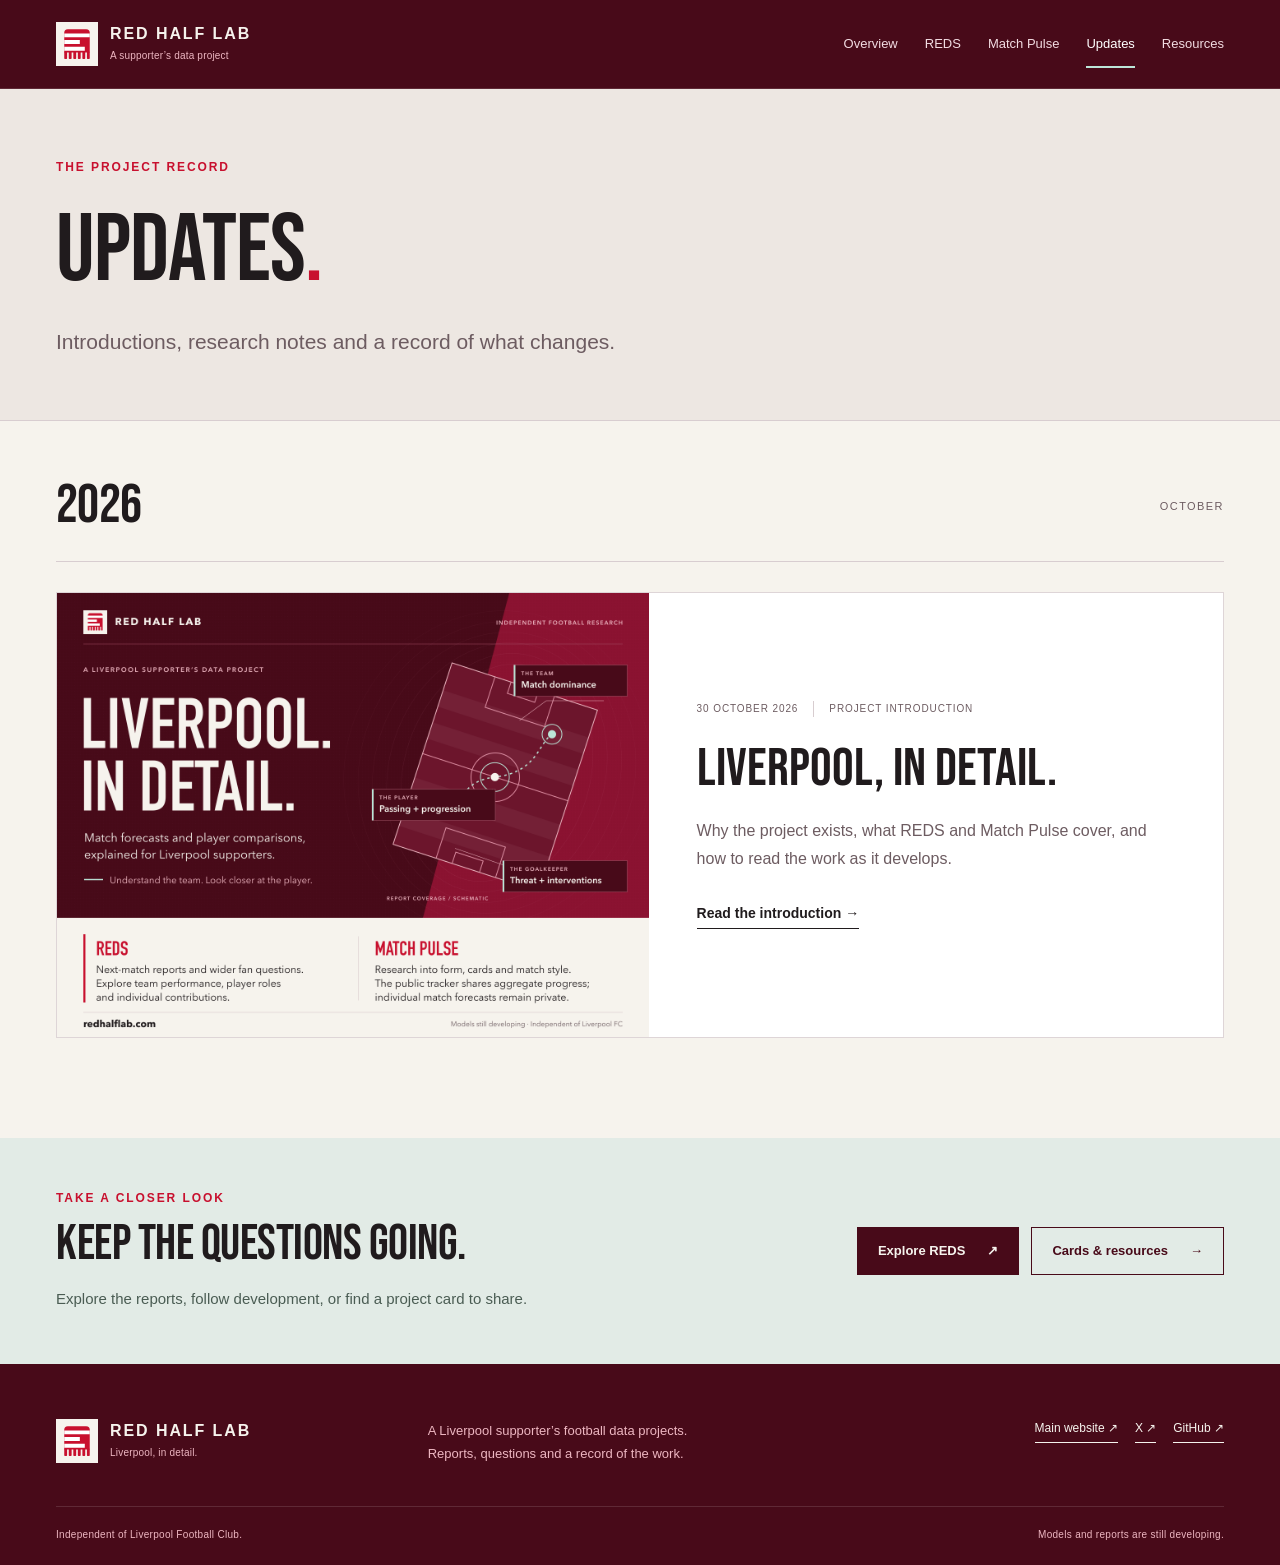
<file: updates/index.html>
<!doctype html><html lang="en"><head><meta charset="utf-8"><meta name="viewport" content="width=device-width,initial-scale=1"><title>Project updates | Red Half Lab</title><meta name="description" content="Dated introductions and updates from Red Half Lab, with project cards and links to the work."><meta name="robots" content="index,follow"><meta name="theme-color" content="#480a19"><meta property="og:type" content="website"><meta property="og:title" content="Project updates"><meta property="og:description" content="Dated introductions and updates from Red Half Lab, with project cards and links to the work."><meta name="twitter:card" content="summary_large_image"><link rel="icon" type="image/svg+xml" href="../assets/favicon.svg"><link rel="stylesheet" href="../assets/site.css"><script defer src="../assets/site.js"></script><link rel="canonical" href="https://liv-ynwa.github.io/redhalflabdata/updates/"><meta property="og:url" content="https://liv-ynwa.github.io/redhalflabdata/updates/"><meta property="og:site_name" content="Red Half Lab"><meta property="og:image" content="https://liv-ynwa.github.io/redhalflabdata/assets/cards/project.png"><meta property="og:image:width" content="1440"><meta property="og:image:height" content="1080"><meta name="twitter:image" content="https://liv-ynwa.github.io/redhalflabdata/assets/cards/project.png"><meta name="twitter:site" content="@REDSdataml4"></head><body><a class="skip" href="#main">Skip to content</a><header class="site-header"><div class="wrap header-inner"><a class="brand" href="../index.html" aria-label="Red Half Lab home"><span class="brand-mark"><svg class="logo" width="34" height="34" viewBox="0 0 96 96" aria-hidden="true"><path d="M22 6H74A10 10 0 0 1 84 16V72H12V16A10 10 0 0 1 22 6Z" fill="#c8102e"/><path d="M12 70h8v18a2 2 0 0 1-2 2h-4a2 2 0 0 1-2-2zM24.8 70h8v18a2 2 0 0 1-2 2h-4a2 2 0 0 1-2-2zM37.6 70h8v18a2 2 0 0 1-2 2h-4a2 2 0 0 1-2-2zM50.4 70h8v18a2 2 0 0 1-2 2h-4a2 2 0 0 1-2-2zM63.2 70h8v18a2 2 0 0 1-2 2h-4a2 2 0 0 1-2-2zM76 70h8v18a2 2 0 0 1-2 2h-4a2 2 0 0 1-2-2z" fill="#c8102e"/><path d="M12 18H84V29H12zM12 37H56V48H12zM12 56H70V67H12z" fill="#fff"/></svg></span><span>RED HALF LAB<small>A supporter’s data project</small></span></a><nav class="desktop-nav" aria-label="Main navigation"><a href="../index.html">Overview</a><a href="../reds/index.html">REDS</a><a href="../match-pulse/index.html">Match Pulse</a><a href="index.html" aria-current="page">Updates</a><a href="../resources/index.html">Resources</a></nav><details class="mobile-nav"><summary>Menu <span aria-hidden="true">＋</span></summary><nav aria-label="Mobile navigation"><a href="../index.html">Overview</a><a href="../reds/index.html">REDS</a><a href="../match-pulse/index.html">Match Pulse</a><a href="index.html" aria-current="page">Updates</a><a href="../resources/index.html">Resources</a></nav></details></div></header><main id="main">
<section class="page-heading"><div class="wrap"><p class="eyebrow">THE PROJECT RECORD</p><h1>Updates<span class="red-dot">.</span></h1><p>Introductions, research notes and a record of what changes.</p></div></section><section class="archive-section"><div class="wrap"><div class="archive-year"><h2>2026</h2><span>OCTOBER</span></div><a class="update-feature" href="2026-10-30-liverpool-in-detail/index.html"><div class="update-image"><img class="" src="../assets/cards/project.png" alt="Red Half Lab project card: an independent Liverpool supporter’s data project, introducing REDS and Match Pulse." width="1440" height="1080"></div><div class="update-copy"><div class="entry-meta"><time datetime="2026-10-30">30 OCTOBER 2026</time><span>PROJECT INTRODUCTION</span></div><h3>Liverpool, in detail.</h3><p>Why the project exists, what REDS and Match Pulse cover, and how to read the work as it develops.</p><span class="text-link">Read the introduction →</span></div></a></div></section><section class="resource-teaser"><div class="wrap resource-teaser-inner"><div><p class="eyebrow">TAKE A CLOSER LOOK</p><h2>Keep the questions going.</h2><p>Explore the reports, follow development, or find a project card to share.</p></div><div class="teaser-actions"><a class="button button-dark" href="https://redhalflab.com/reds">Explore REDS<span aria-hidden="true"> ↗</span></a><a class="button button-outline" href="../resources/index.html">Cards & resources<span aria-hidden="true"> →</span></a></div></div></section></main><footer class="site-footer"><div class="wrap"><div class="footer-top"><a class="brand footer-brand" href="../index.html"><span class="brand-mark"><svg class="logo" width="34" height="34" viewBox="0 0 96 96" aria-hidden="true"><path d="M22 6H74A10 10 0 0 1 84 16V72H12V16A10 10 0 0 1 22 6Z" fill="#c8102e"/><path d="M12 70h8v18a2 2 0 0 1-2 2h-4a2 2 0 0 1-2-2zM24.8 70h8v18a2 2 0 0 1-2 2h-4a2 2 0 0 1-2-2zM37.6 70h8v18a2 2 0 0 1-2 2h-4a2 2 0 0 1-2-2zM50.4 70h8v18a2 2 0 0 1-2 2h-4a2 2 0 0 1-2-2zM63.2 70h8v18a2 2 0 0 1-2 2h-4a2 2 0 0 1-2-2zM76 70h8v18a2 2 0 0 1-2 2h-4a2 2 0 0 1-2-2z" fill="#c8102e"/><path d="M12 18H84V29H12zM12 37H56V48H12zM12 56H70V67H12z" fill="#fff"/></svg></span><span>RED HALF LAB<small>Liverpool, in detail.</small></span></a><p>A Liverpool supporter’s football data projects.<br>Reports, questions and a record of the work.</p><div class="footer-links"><a class="text-link" href="https://redhalflab.com/">Main website<span aria-hidden="true"> ↗</span></a><a class="text-link" href="https://x.com/REDSdataml4">X<span aria-hidden="true"> ↗</span></a><a class="text-link" href="https://github.com/liv-ynwa/redhalflabdata">GitHub<span aria-hidden="true"> ↗</span></a></div></div><div class="footer-bottom"><span>Independent of Liverpool Football Club.</span><span>Models and reports are still developing.</span></div></div></footer><dialog class="image-dialog" aria-label="Full-size project card"><div class="dialog-bar"><span data-dialog-title>Project card</span><button type="button" data-close-dialog aria-label="Close full-size card">Close <span aria-hidden="true">×</span></button></div><img data-dialog-image alt=""></dialog></body></html>
</file>
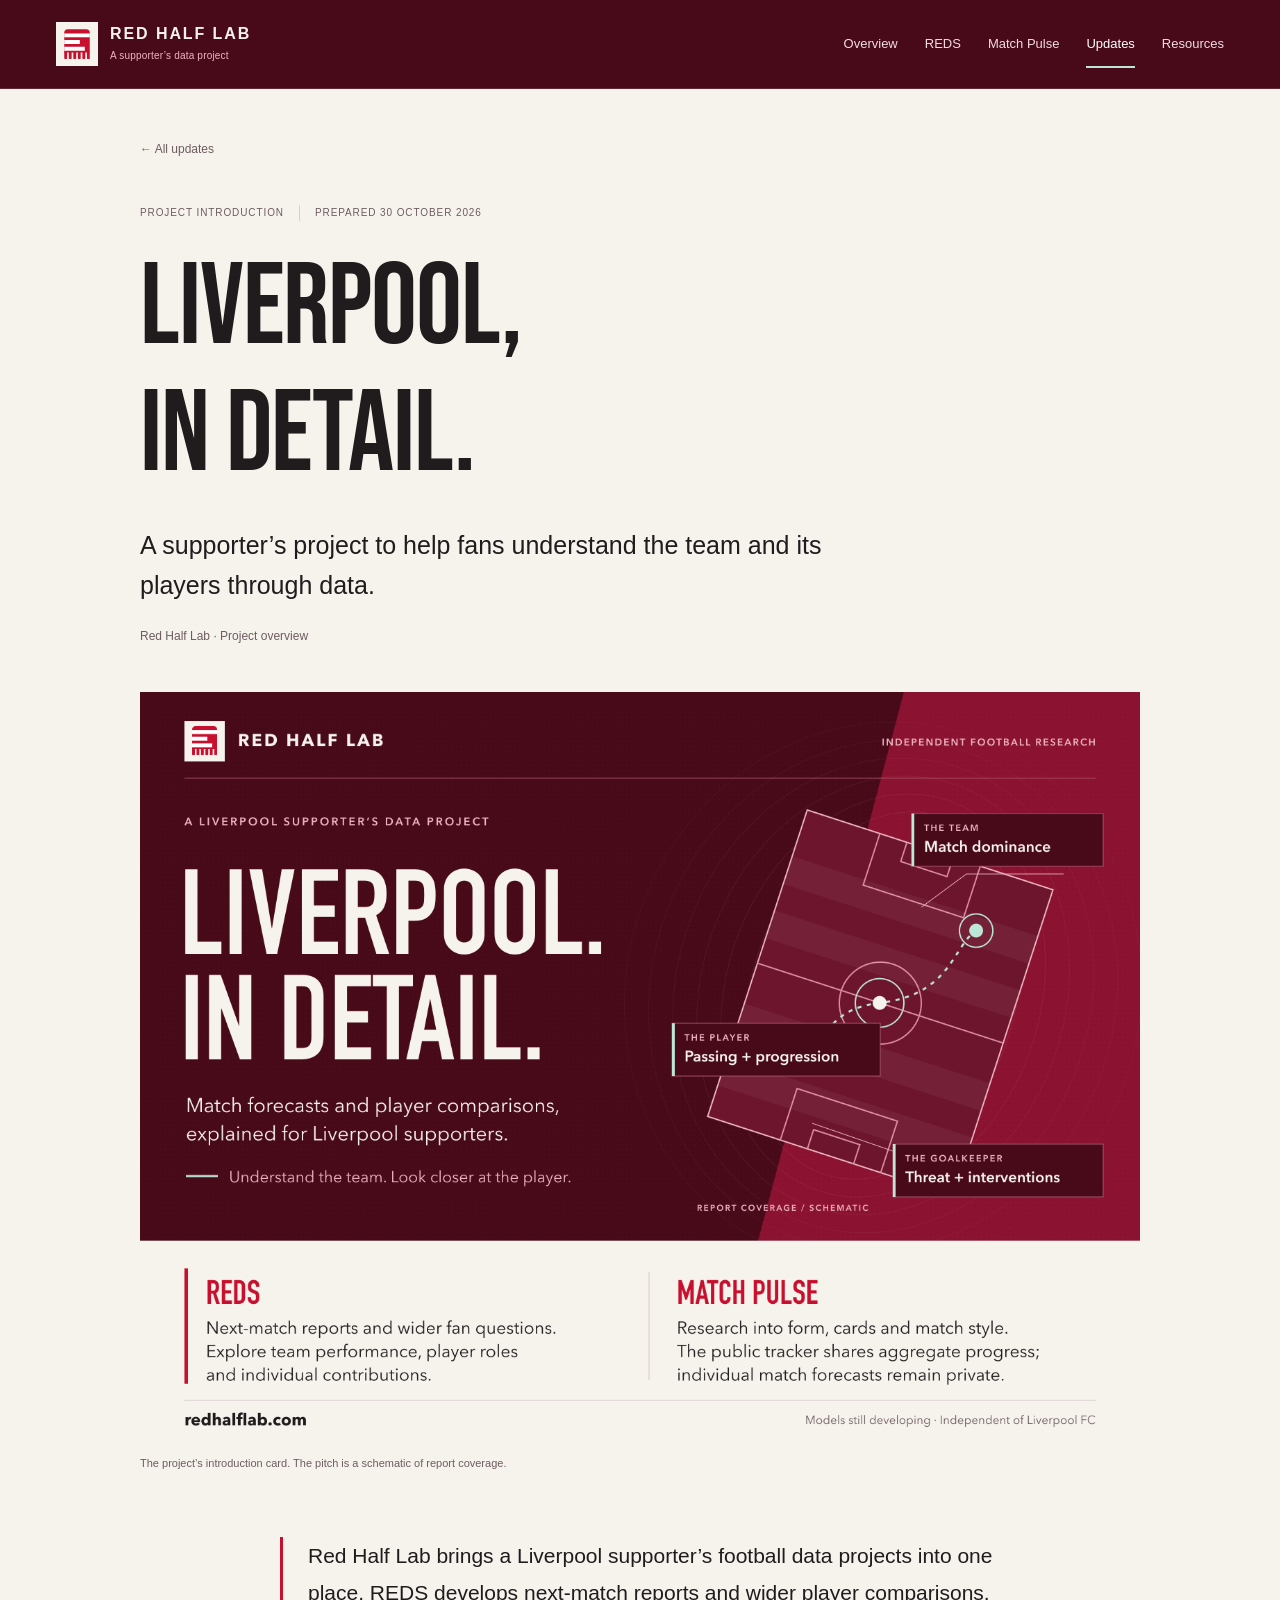
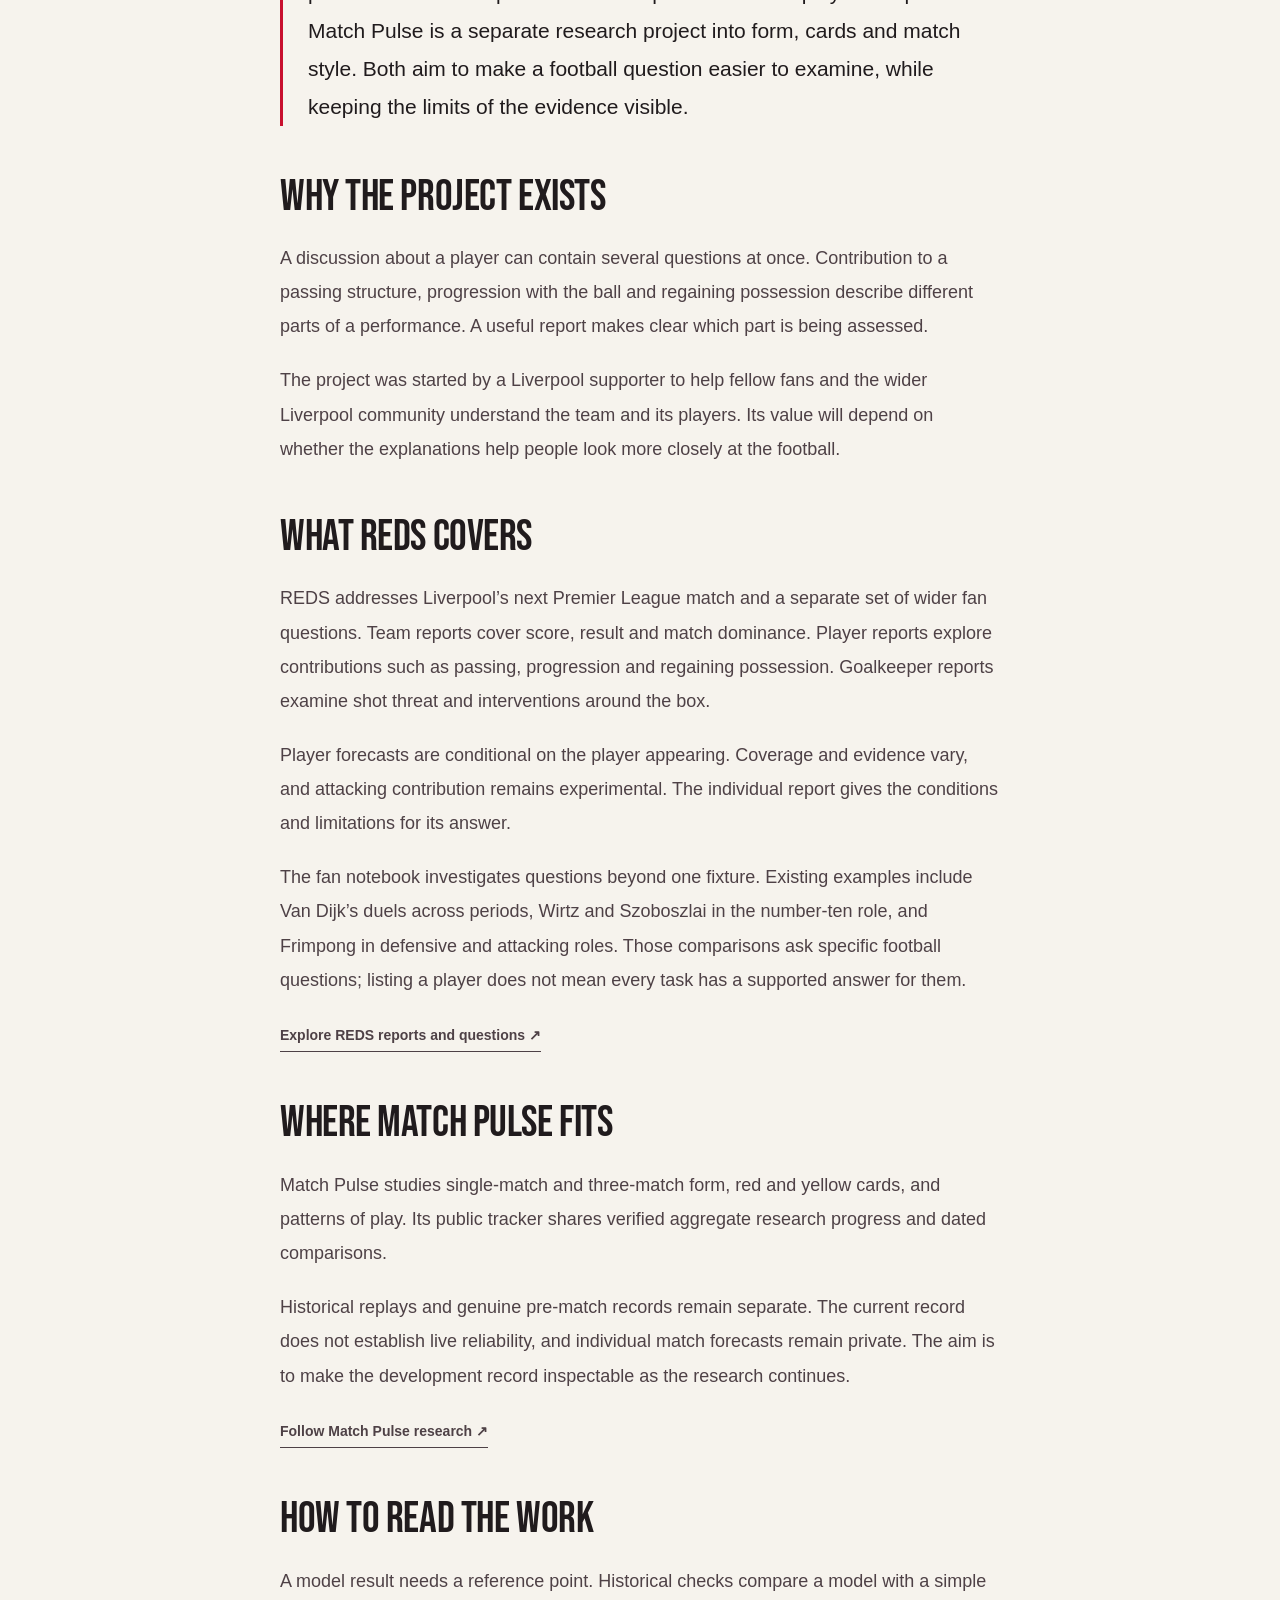
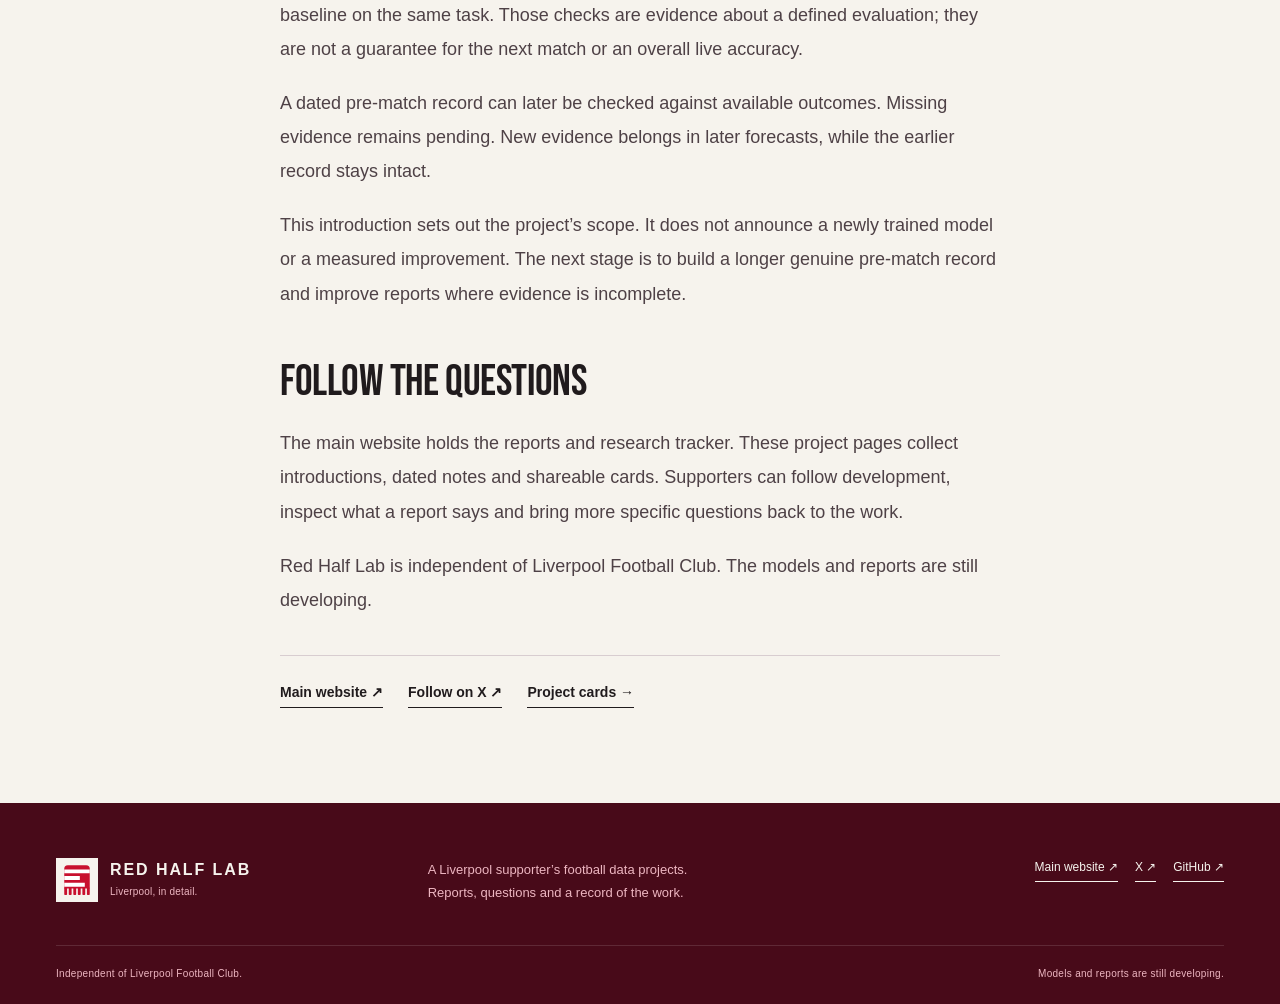
<file: updates/2026-10-30-liverpool-in-detail/index.html>
<!doctype html><html lang="en"><head><meta charset="utf-8"><meta name="viewport" content="width=device-width,initial-scale=1"><title>Liverpool, in detail. — project introduction | Red Half Lab</title><meta name="description" content="Why Red Half Lab exists, which football questions its projects explore and how supporters can follow the work."><meta name="robots" content="index,follow"><meta name="theme-color" content="#480a19"><meta property="og:type" content="article"><meta property="og:title" content="Liverpool, in detail. — project introduction"><meta property="og:description" content="Why Red Half Lab exists, which football questions its projects explore and how supporters can follow the work."><meta name="twitter:card" content="summary_large_image"><link rel="icon" type="image/svg+xml" href="../../assets/favicon.svg"><link rel="stylesheet" href="../../assets/site.css"><script defer src="../../assets/site.js"></script><link rel="canonical" href="https://liv-ynwa.github.io/redhalflabdata/updates/2026-10-30-liverpool-in-detail/"><meta property="og:url" content="https://liv-ynwa.github.io/redhalflabdata/updates/2026-10-30-liverpool-in-detail/"><meta property="og:site_name" content="Red Half Lab"><meta property="og:image" content="https://liv-ynwa.github.io/redhalflabdata/assets/cards/project.png"><meta property="og:image:width" content="1440"><meta property="og:image:height" content="1080"><meta name="twitter:image" content="https://liv-ynwa.github.io/redhalflabdata/assets/cards/project.png"><meta name="twitter:site" content="@REDSdataml4"></head><body><a class="skip" href="#main">Skip to content</a><header class="site-header"><div class="wrap header-inner"><a class="brand" href="../../index.html" aria-label="Red Half Lab home"><span class="brand-mark"><svg class="logo" width="34" height="34" viewBox="0 0 96 96" aria-hidden="true"><path d="M22 6H74A10 10 0 0 1 84 16V72H12V16A10 10 0 0 1 22 6Z" fill="#c8102e"/><path d="M12 70h8v18a2 2 0 0 1-2 2h-4a2 2 0 0 1-2-2zM24.8 70h8v18a2 2 0 0 1-2 2h-4a2 2 0 0 1-2-2zM37.6 70h8v18a2 2 0 0 1-2 2h-4a2 2 0 0 1-2-2zM50.4 70h8v18a2 2 0 0 1-2 2h-4a2 2 0 0 1-2-2zM63.2 70h8v18a2 2 0 0 1-2 2h-4a2 2 0 0 1-2-2zM76 70h8v18a2 2 0 0 1-2 2h-4a2 2 0 0 1-2-2z" fill="#c8102e"/><path d="M12 18H84V29H12zM12 37H56V48H12zM12 56H70V67H12z" fill="#fff"/></svg></span><span>RED HALF LAB<small>A supporter’s data project</small></span></a><nav class="desktop-nav" aria-label="Main navigation"><a href="../../index.html">Overview</a><a href="../../reds/index.html">REDS</a><a href="../../match-pulse/index.html">Match Pulse</a><a href="../index.html" aria-current="page">Updates</a><a href="../../resources/index.html">Resources</a></nav><details class="mobile-nav"><summary>Menu <span aria-hidden="true">＋</span></summary><nav aria-label="Mobile navigation"><a href="../../index.html">Overview</a><a href="../../reds/index.html">REDS</a><a href="../../match-pulse/index.html">Match Pulse</a><a href="../index.html" aria-current="page">Updates</a><a href="../../resources/index.html">Resources</a></nav></details></div></header><main id="main">
<article class="article-page"><header class="article-heading wrap"><a class="back-link" href="../index.html">← All updates</a><div class="entry-meta"><span>PROJECT INTRODUCTION</span><time datetime="2026-10-30">PREPARED 30 OCTOBER 2026</time></div><h1>Liverpool,<br>in detail.</h1><p class="article-dek">A supporter’s project to help fans understand the team and its players through data.</p><p class="byline">Red Half Lab · Project overview</p></header><figure class="article-cover wrap"><img class="" src="../../assets/cards/project.png" alt="Red Half Lab project card: an independent Liverpool supporter’s data project, introducing REDS and Match Pulse." width="1440" height="1080"><figcaption>The project’s introduction card. The pitch is a schematic of report coverage.</figcaption></figure><div class="article-content"><p class="article-summary">Red Half Lab brings a Liverpool supporter’s football data projects into one place. REDS develops next-match reports and wider player comparisons. Match Pulse is a separate research project into form, cards and match style. Both aim to make a football question easier to examine, while keeping the limits of the evidence visible.</p><h2>Why the project exists</h2><p>A discussion about a player can contain several questions at once. Contribution to a passing structure, progression with the ball and regaining possession describe different parts of a performance. A useful report makes clear which part is being assessed.</p><p>The project was started by a Liverpool supporter to help fellow fans and the wider Liverpool community understand the team and its players. Its value will depend on whether the explanations help people look more closely at the football.</p><h2>What REDS covers</h2><p>REDS addresses Liverpool’s next Premier League match and a separate set of wider fan questions. Team reports cover score, result and match dominance. Player reports explore contributions such as passing, progression and regaining possession. Goalkeeper reports examine shot threat and interventions around the box.</p><p>Player forecasts are conditional on the player appearing. Coverage and evidence vary, and attacking contribution remains experimental. The individual report gives the conditions and limitations for its answer.</p><p>The fan notebook investigates questions beyond one fixture. Existing examples include Van Dijk’s duels across periods, Wirtz and Szoboszlai in the number-ten role, and Frimpong in defensive and attacking roles. Those comparisons ask specific football questions; listing a player does not mean every task has a supported answer for them.</p><p><a class="text-link" href="https://redhalflab.com/reds">Explore REDS reports and questions<span aria-hidden="true"> ↗</span></a></p><h2>Where Match Pulse fits</h2><p>Match Pulse studies single-match and three-match form, red and yellow cards, and patterns of play. Its public tracker shares verified aggregate research progress and dated comparisons.</p><p>Historical replays and genuine pre-match records remain separate. The current record does not establish live reliability, and individual match forecasts remain private. The aim is to make the development record inspectable as the research continues.</p><p><a class="text-link" href="https://redhalflab.com/research/match-pulse">Follow Match Pulse research<span aria-hidden="true"> ↗</span></a></p><h2>How to read the work</h2><p>A model result needs a reference point. Historical checks compare a model with a simple baseline on the same task. Those checks are evidence about a defined evaluation; they are not a guarantee for the next match or an overall live accuracy.</p><p>A dated pre-match record can later be checked against available outcomes. Missing evidence remains pending. New evidence belongs in later forecasts, while the earlier record stays intact.</p><p>This introduction sets out the project’s scope. It does not announce a newly trained model or a measured improvement. The next stage is to build a longer genuine pre-match record and improve reports where evidence is incomplete.</p><h2>Follow the questions</h2><p>The main website holds the reports and research tracker. These project pages collect introductions, dated notes and shareable cards. Supporters can follow development, inspect what a report says and bring more specific questions back to the work.</p><p>Red Half Lab is independent of Liverpool Football Club. The models and reports are still developing.</p><div class="article-links"><a class="text-link" href="https://redhalflab.com/">Main website<span aria-hidden="true"> ↗</span></a><a class="text-link" href="https://x.com/REDSdataml4">Follow on X<span aria-hidden="true"> ↗</span></a><a class="text-link" href="../../resources/index.html">Project cards<span aria-hidden="true"> →</span></a></div></div></article></main><footer class="site-footer"><div class="wrap"><div class="footer-top"><a class="brand footer-brand" href="../../index.html"><span class="brand-mark"><svg class="logo" width="34" height="34" viewBox="0 0 96 96" aria-hidden="true"><path d="M22 6H74A10 10 0 0 1 84 16V72H12V16A10 10 0 0 1 22 6Z" fill="#c8102e"/><path d="M12 70h8v18a2 2 0 0 1-2 2h-4a2 2 0 0 1-2-2zM24.8 70h8v18a2 2 0 0 1-2 2h-4a2 2 0 0 1-2-2zM37.6 70h8v18a2 2 0 0 1-2 2h-4a2 2 0 0 1-2-2zM50.4 70h8v18a2 2 0 0 1-2 2h-4a2 2 0 0 1-2-2zM63.2 70h8v18a2 2 0 0 1-2 2h-4a2 2 0 0 1-2-2zM76 70h8v18a2 2 0 0 1-2 2h-4a2 2 0 0 1-2-2z" fill="#c8102e"/><path d="M12 18H84V29H12zM12 37H56V48H12zM12 56H70V67H12z" fill="#fff"/></svg></span><span>RED HALF LAB<small>Liverpool, in detail.</small></span></a><p>A Liverpool supporter’s football data projects.<br>Reports, questions and a record of the work.</p><div class="footer-links"><a class="text-link" href="https://redhalflab.com/">Main website<span aria-hidden="true"> ↗</span></a><a class="text-link" href="https://x.com/REDSdataml4">X<span aria-hidden="true"> ↗</span></a><a class="text-link" href="https://github.com/liv-ynwa/redhalflabdata">GitHub<span aria-hidden="true"> ↗</span></a></div></div><div class="footer-bottom"><span>Independent of Liverpool Football Club.</span><span>Models and reports are still developing.</span></div></div></footer><dialog class="image-dialog" aria-label="Full-size project card"><div class="dialog-bar"><span data-dialog-title>Project card</span><button type="button" data-close-dialog aria-label="Close full-size card">Close <span aria-hidden="true">×</span></button></div><img data-dialog-image alt=""></dialog></body></html>
</file>
<file: assets/site.css>
@font-face{font-family:'Campaign Condensed';src:url('./fonts/BebasNeue-Regular.ttf') format('truetype');font-style:normal;font-weight:400 800;font-display:swap}
:root{--wine:#480a19;--red:#c8102e;--rose:#edb6c1;--paper:#f6f3ed;--ink:#201b1d;--sage:#bce6d8;--muted:#6d5c61;--line:#d8cdd0;--display:'DIN Condensed','Campaign Condensed','Arial Narrow',Impact,sans-serif;--body:'Avenir Next',Avenir,'Helvetica Neue',Helvetica,sans-serif}*{box-sizing:border-box}html{scroll-behavior:smooth;scroll-padding-top:100px}body{margin:0;background:var(--paper);color:var(--ink);font-family:var(--body);font-size:17px;line-height:1.65;-webkit-font-smoothing:antialiased}img{display:block;max-width:100%;height:auto}a{color:inherit}button,summary{font:inherit}button{cursor:pointer}button:focus-visible,a:focus-visible,summary:focus-visible{outline:3px solid #00796f;outline-offset:5px}figure,p,h1,h2,h3,h4{margin:0}h1,h2,h3,h4{line-height:1.1}h1,h2,.project-copy h3{font-family:var(--display);font-weight:700;letter-spacing:-.01em}h2{font-size:clamp(40px,4.3vw,64px)}p+p{margin-top:1.1em}.wrap{width:min(1240px,calc(100% - 112px));margin-inline:auto}.eyebrow{font-size:12px;letter-spacing:.16em;font-weight:700;line-height:1.45;text-transform:uppercase;color:var(--red)}.skip{position:absolute;top:-100px;left:20px;z-index:100;background:var(--paper);padding:12px 20px}.skip:focus{top:12px}.site-header{background:var(--wine);color:var(--paper);position:sticky;top:0;z-index:20;border-bottom:1px solid #ffffff20}.header-inner{min-height:88px;display:flex;align-items:center;justify-content:space-between;gap:28px}.brand{display:flex;align-items:center;gap:12px;text-decoration:none;font-size:16px;line-height:1.1;font-weight:750;letter-spacing:.12em;flex-shrink:0}.brand small{display:block;font-size:10px;line-height:1.4;font-weight:450;letter-spacing:.02em;color:var(--rose);margin-top:6px}.brand-mark{display:grid;place-items:center;background:var(--paper);width:42px;height:44px}.brand-mark svg{display:block}.desktop-nav{display:flex;align-items:center;gap:27px}.desktop-nav a{position:relative;text-decoration:none;font-size:13px;color:#f2dce2;padding:31px 0}.desktop-nav a:hover,.desktop-nav a[aria-current]{color:#fff}.desktop-nav a[aria-current]:after{content:'';height:2px;background:var(--sage);position:absolute;bottom:18px;left:0;right:0}.mobile-nav{display:none}.home-hero,.project-hero{position:relative;isolation:isolate;overflow:hidden;background:var(--wine);color:var(--paper)}.hero-angle{position:absolute;inset:0 0 0 60%;background:#8b1231;clip-path:polygon(48% 0,100% 0,100% 100%,0 100%);z-index:-1}.hero-grid{display:grid;grid-template-columns:1fr 1.05fr;align-items:center;gap:14px;padding-top:54px;padding-bottom:48px;min-height:655px}.hero-copy{padding-bottom:22px;position:relative;z-index:1}.home-hero .eyebrow,.project-hero .eyebrow{color:var(--rose)}.home-hero h1{font-size:clamp(88px,9.8vw,148px);line-height:.94;margin:30px 0 26px}.hero-lead{font-size:clamp(21px,2.1vw,28px);line-height:1.5;max-width:520px}.hero-purpose{font-size:15px;line-height:1.65;color:var(--rose);max-width:450px;margin-top:20px}.hero-actions{display:flex;align-items:center;gap:25px;flex-wrap:wrap;margin-top:30px}.button{display:inline-flex;align-items:center;justify-content:space-between;gap:22px;padding:13px 20px;min-height:48px;font-size:13px;line-height:1.4;font-weight:650;text-decoration:none;border:1px solid transparent;transition:background .2s,color .2s}.button-paper{background:var(--paper);color:var(--wine)}.button-paper:hover{background:var(--sage)}.button-dark{background:var(--wine);color:var(--paper)}.button-dark:hover{background:var(--red)}.button-outline{border-color:var(--wine);color:var(--wine)}.button-outline:hover{background:var(--wine);color:var(--paper)}.hero-secondary{font-size:13px;text-decoration:none;border-bottom:1px solid #edb6c170;padding-block:6px}.hero-secondary:hover{border-color:var(--paper)}.hero-art{width:100%;min-width:0}.hero-art img{width:100%}.hero-art figcaption{text-transform:uppercase;font-size:9px;letter-spacing:.17em;color:var(--rose);text-align:center;margin-top:-18px}.hero-bottom{display:flex;justify-content:space-between;gap:20px;border-top:1px solid #ffffff25;padding-block:19px;color:var(--rose);font-size:10px;letter-spacing:.17em}.purpose-section{padding:88px 0 90px}.purpose-grid{display:grid;grid-template-columns:1fr 2.8fr;gap:50px}.section-number{padding-top:7px}.purpose-grid h2{margin-bottom:28px}.purpose-grid>div{max-width:830px}.large-copy{font-size:22px;line-height:1.7}.purpose-grid p:not(.large-copy){color:var(--muted);margin-top:20px;max-width:700px}.projects-section{background:#ede7e2;padding:80px 0 40px}.section-heading{display:flex;justify-content:space-between;align-items:flex-end;gap:50px;margin-bottom:55px}.section-heading .eyebrow{margin-bottom:13px}.section-heading>p{max-width:390px;color:var(--muted);font-size:15px;line-height:1.7}.compact{margin-bottom:35px}.compact h2{font-size:50px}.project-row{display:grid;grid-template-columns:1fr 1.14fr;align-items:center;gap:80px;border-top:1px solid #cdbfc3;padding:55px 0 65px}.project-row-reverse .project-copy{order:2}.project-row-reverse .poster{order:1}.project-label{display:flex;align-items:center;gap:13px;margin-bottom:25px}.project-index{font-family:var(--display);font-size:35px;line-height:1;color:var(--red)}.status-label{font-size:10px;letter-spacing:.12em;color:var(--muted)}.project-copy h3{font-size:80px;margin-bottom:20px}.red-dot{color:var(--red)}.project-dek{font-size:24px;line-height:1.4;margin-bottom:20px}.project-copy>p:not(.project-dek){font-size:15px;line-height:1.8;color:var(--muted)}.inline-topics{padding:0;list-style:none;display:flex;gap:8px 14px;flex-wrap:wrap;margin:24px 0}.inline-topics li{font-size:10px;text-transform:uppercase;letter-spacing:.08em;color:var(--wine);border-bottom:1px solid #cbb6bd;padding-bottom:6px}.text-link{font-size:14px;font-weight:650;text-decoration:none;border-bottom:1px solid currentColor;padding-bottom:3px;display:inline-block}.text-link:hover{color:var(--red)}.project-copy>.text-link{margin-top:20px}.poster{display:block;text-decoration:none;position:relative;overflow:hidden;background:var(--wine)}.poster img{width:100%;transition:transform .35s}.poster:hover img{transform:scale(1.015)}.poster-caption{display:block;text-transform:uppercase;font-size:9px;letter-spacing:.1em;background:var(--wine);color:var(--paper);padding:10px 15px}.poster-caption>span{float:right}.latest-section{padding:80px 0 88px}.update-feature{display:grid;grid-template-columns:1.03fr 1fr;background:white;text-decoration:none;border:1px solid #ded5d7}.update-image{overflow:hidden;background:var(--wine)}.update-image img{width:100%;height:100%;object-fit:cover;transition:transform .35s}.update-feature:hover .update-image img{transform:scale(1.015)}.update-copy{align-self:center;padding:38px 48px}.entry-meta{display:flex;flex-wrap:wrap;gap:15px;font-size:10px;letter-spacing:.09em;color:var(--muted);text-transform:uppercase}.entry-meta span+time,.entry-meta time+span{border-left:1px solid var(--line);padding-left:15px}.update-copy h3{font-family:var(--display);font-size:54px;margin:22px 0 18px}.update-copy p{font-size:16px;line-height:1.8;color:var(--muted);margin-bottom:25px}.resource-teaser{background:#e2ebe6;padding:52px 0}.resource-teaser-inner{display:flex;align-items:center;justify-content:space-between;gap:40px}.resource-teaser h2{font-size:50px;margin:10px 0 15px}.resource-teaser p:not(.eyebrow){font-size:15px;color:#4a5c53}.teaser-actions{display:flex;gap:12px;flex-wrap:wrap;flex-shrink:0}.site-footer{padding:55px 0 22px;background:var(--wine);color:var(--paper)}.footer-top{display:grid;grid-template-columns:1.15fr 1.6fr 1fr;gap:35px;align-items:start;padding-bottom:40px}.footer-top>p{font-size:13px;line-height:1.8;color:var(--rose)}.footer-links{display:flex;justify-content:flex-end;gap:17px;flex-wrap:wrap}.footer-links .text-link{font-size:12px;font-weight:400}.footer-bottom{display:flex;justify-content:space-between;gap:20px;border-top:1px solid #ffffff20;padding-top:20px;font-size:10px;letter-spacing:.03em;color:var(--rose)}.project-hero-grid{display:grid;grid-template-columns:1fr 1fr;align-items:center;gap:30px;padding-block:55px}.project-hero h1{font-size:clamp(70px,7.8vw,112px);line-height:1.01;margin:28px 0 27px}.project-hero .hero-lead{font-size:22px;max-width:480px;margin-bottom:27px}.project-hero .hero-art{max-width:620px}.coverage-section,.notebook-section,.research-section{padding:85px 0}.coverage-rows article{display:grid;grid-template-columns:70px 1fr 1.65fr;gap:35px;padding:34px 0;border-top:1px solid var(--line);align-items:start}.coverage-rows article:last-child{border-bottom:1px solid var(--line)}.row-number{font-family:var(--display);color:var(--red);font-size:33px;line-height:1}.coverage-rows h3{font-family:var(--display);font-size:36px}.coverage-rows h4{font-size:19px;line-height:1.4;margin-bottom:10px}.coverage-rows p{font-size:15px;line-height:1.8;color:var(--muted)}.evidence-note{font-size:12px!important;color:var(--muted);margin-top:22px}.notebook-section{background:#ede7e2}.question-grid{display:grid;grid-template-columns:repeat(3,1fr);gap:20px}.question-grid article{padding:30px;background:var(--paper);border-top:3px solid var(--red);display:flex;flex-direction:column}.question-kicker{font-size:9px;letter-spacing:.15em;color:var(--red);font-weight:700}.question-grid h3{font-family:var(--display);font-size:48px;margin:28px 0 18px}.question-grid p{font-size:15px;color:var(--muted);line-height:1.8}.question-rule{font-family:var(--display);font-size:40px;letter-spacing:.08em;color:var(--wine);margin-top:auto;padding-top:30px}.section-tail{display:flex;align-items:center;justify-content:space-between;gap:30px;margin-top:35px}.section-tail p{font-size:13px;color:var(--muted);max-width:650px}.section-tail .text-link{flex-shrink:0}.method-strip{background:var(--wine);color:var(--paper);padding:70px 0}.method-grid{display:grid;grid-template-columns:1fr 1.3fr;gap:90px}.method-strip .eyebrow{color:var(--rose);margin-bottom:18px}.method-grid>div>p:not(.eyebrow){color:#ecdce0;font-size:17px}.method-grid .text-link{color:var(--sage);margin-top:20px}.research-rows article{display:grid;grid-template-columns:70px 1fr 2fr;gap:40px;padding:32px 0;border-top:1px solid var(--line)}.research-rows article>span{font-size:30px;font-family:var(--display);color:var(--red);line-height:1.2}.research-rows h3{font-family:var(--display);font-size:40px}.research-rows p{color:var(--muted);font-size:16px}.research-record{padding:80px 0;background:#ede7e2}.record-grid{display:grid;grid-template-columns:1fr 1.25fr;gap:100px}.record-grid h2{margin:15px 0 25px}.record-grid .large-copy{font-size:20px;margin-bottom:25px;max-width:370px}.record-details>section{border-top:1px solid #cdbfc3;padding:25px 0}.record-details h3{font-size:19px;margin-bottom:12px}.record-details p{font-size:15px;color:var(--muted)}.target-date{margin-top:20px;background:var(--paper);padding:25px;display:grid;grid-template-columns:1fr 1fr;align-items:center;gap:8px}.target-date>span{font-size:10px;letter-spacing:.13em;color:var(--red);font-weight:700}.target-date strong{font-family:var(--display);font-size:45px;text-align:right}.target-date p{grid-column:1/-1;font-size:12px}.page-heading{padding:70px 0 60px;background:#ede7e2;border-bottom:1px solid var(--line)}.page-heading h1{font-size:clamp(70px,7.5vw,108px);margin:23px 0 20px}.page-heading>div>p:last-child{font-size:21px;color:var(--muted);max-width:690px}.archive-section{padding:55px 0 100px}.archive-year{display:flex;align-items:center;justify-content:space-between;padding-bottom:25px;margin-bottom:30px;border-bottom:1px solid var(--line)}.archive-year h2{font-size:55px}.archive-year span{font-size:11px;color:var(--muted);letter-spacing:.13em}.article-heading{padding-top:45px;max-width:1000px}.back-link{font-size:12px;text-decoration:none;color:var(--muted);display:inline-block;margin-bottom:45px}.article-heading .entry-meta{margin-bottom:25px}.article-heading h1{font-size:clamp(85px,9vw,125px);margin-bottom:25px}.article-dek{font-size:25px;line-height:1.6;max-width:720px}.byline{font-size:12px;color:var(--muted);margin-top:22px}.article-cover{max-width:1000px;margin-block:45px 65px}.article-cover img{width:100%}.article-cover figcaption{font-size:11px;color:var(--muted);margin-top:12px}.article-content{width:min(720px,calc(100% - 48px));margin:0 auto 95px}.article-content>p{font-size:18px;line-height:1.9;color:#4e4146}.article-content .article-summary{font-size:21px;line-height:1.8;color:var(--ink);border-left:3px solid var(--red);padding-left:25px;margin-bottom:45px}.article-content h2{font-size:44px;margin:47px 0 20px}.article-links{display:flex;gap:25px;flex-wrap:wrap;margin-top:38px;padding-top:25px;border-top:1px solid var(--line)}.cards-section{padding:65px 0 80px}.resource-cards{display:grid;grid-template-columns:repeat(3,1fr);gap:24px}.resource-card{background:white;border:1px solid #ded5d7;min-width:0}.resource-card-copy{padding:23px}.resource-card h3{font-family:var(--display);font-size:34px;margin:15px 0 14px}.resource-card-copy>p:not(.eyebrow){font-size:13px;line-height:1.8;color:var(--muted);min-height:72px}.resource-card .poster-caption{font-size:8px}.download-links{display:flex;align-items:center;gap:20px;margin-top:22px;flex-wrap:wrap}.download-links a{font-size:12px;font-weight:600;text-decoration:none;border-bottom:1px solid var(--line);padding-bottom:4px}.caption-details{font-size:12px;line-height:1.8;border-top:1px solid var(--line);padding-top:17px;margin-top:22px}.caption-details summary{cursor:pointer;color:var(--muted)}.caption-details p{padding-block:15px;user-select:text}.caption-details button{border:1px solid var(--line);background:var(--paper);padding:7px 12px;font-size:12px}.copy-status{display:block;margin-top:8px;min-height:1em;color:#00796f}.resource-links-section{padding:60px 0 90px;background:#ede7e2}.resource-links-section>.wrap>.eyebrow{margin-bottom:25px}.resource-link-rows>a{display:grid;grid-template-columns:1fr 1.6fr 30px;align-items:center;gap:30px;padding:26px 0;border-top:1px solid #cdbfc3;text-decoration:none}.resource-link-rows>a:last-child{border-bottom:1px solid #cdbfc3}.resource-link-rows h3{font-family:var(--display);font-size:33px}.resource-link-rows p{font-size:14px;color:var(--muted)}.resource-link-rows>a>span{font-size:22px;color:var(--red)}.resource-link-rows>a:hover h3{color:var(--red)}.image-dialog{padding:0;border:0;max-width:min(1200px,94vw);max-height:94vh;background:var(--wine);color:var(--paper);overflow:auto}.image-dialog::backdrop{background:#16070ccc;backdrop-filter:blur(4px)}.image-dialog img{width:100%;height:auto}.dialog-bar{display:flex;justify-content:space-between;align-items:center;gap:20px;padding:13px 18px;position:sticky;top:0;background:var(--wine);z-index:1;font-size:13px}.dialog-bar button{background:transparent;color:var(--paper);border:1px solid #ffffff50;padding:7px 12px;font-size:12px}.dialog-bar button:hover{background:#ffffff15}
@media(min-width:1600px){.hero-grid{min-height:710px}}@media(max-width:1120px){.wrap{width:calc(100% - 64px)}.desktop-nav{gap:18px}.hero-grid{min-height:590px}.home-hero h1{font-size:108px}.hero-purpose{font-size:14px}.project-row{gap:40px}.project-copy h3{font-size:68px}.project-dek{font-size:21px}.record-grid{gap:55px}.resource-card-copy{padding:18px}.resource-cards{gap:17px}.section-heading{gap:30px}.teaser-actions{flex-shrink:1}.update-copy{padding:30px}.update-copy h3{font-size:46px}.footer-top{grid-template-columns:1.1fr 1.4fr 1fr}}@media(max-width:850px){.desktop-nav{display:none}.mobile-nav{display:block;position:relative}.mobile-nav summary{list-style:none;display:flex;gap:20px;align-items:center;font-size:13px;padding:12px 0;cursor:pointer}.mobile-nav summary::-webkit-details-marker{display:none}.mobile-nav nav{position:absolute;right:0;top:52px;width:220px;padding:10px;background:var(--paper);color:var(--wine);box-shadow:0 12px 35px #0003;z-index:30}.mobile-nav nav a{display:block;padding:12px;text-decoration:none;font-size:14px}.mobile-nav nav a[aria-current]{background:#eadce0}.header-inner{min-height:76px}.hero-grid{grid-template-columns:1.05fr 1fr;gap:0}.home-hero h1{font-size:88px}.hero-lead{font-size:21px}.hero-purpose{font-size:13px}.hero-actions{gap:15px}.button{font-size:12px;padding:11px 15px}.hero-art figcaption{font-size:8px;margin-top:0}.purpose-grid{grid-template-columns:1fr;gap:25px}.section-heading>p{max-width:330px}.project-row{gap:35px}.project-copy h3{font-size:58px}.project-dek{font-size:20px}.project-copy>p:not(.project-dek){font-size:14px}.project-row{grid-template-columns:1fr 1fr}.resource-teaser-inner{align-items:flex-start}.teaser-actions{display:grid}.footer-top{grid-template-columns:1fr 1fr}.footer-links{grid-column:1/-1;justify-content:flex-start}.coverage-rows article{grid-template-columns:40px 1fr 1.8fr;gap:20px}.coverage-rows h3{font-size:30px}.question-grid{gap:13px}.question-grid article{padding:23px}.question-grid h3{font-size:36px}.question-grid p{font-size:14px}.research-rows article{grid-template-columns:40px 1fr 1.9fr;gap:25px}.record-grid{gap:40px}.resource-cards{grid-template-columns:1fr 1fr}.resource-card:last-child{grid-column:1/-1;display:grid;grid-template-columns:1fr 1fr}.resource-card:last-child .poster{align-self:start}.project-hero h1{font-size:80px}.project-hero .hero-lead{font-size:19px}.method-grid{gap:40px}.section-tail{align-items:flex-start}.section-tail .text-link{flex-shrink:1;min-width:150px}}
@media(max-width:600px){.wrap{width:calc(100% - 40px)}.brand{font-size:14px;gap:10px}.brand small{font-size:9px}.brand-mark{width:38px;height:40px}.header-inner{gap:12px;min-height:72px}.hero-grid{display:flex;flex-direction:column;align-items:stretch;min-height:0;padding-top:38px;padding-bottom:18px;gap:10px}.hero-copy{padding-bottom:0}.home-hero h1{font-size:clamp(85px,21vw,118px);margin:26px 0 22px;line-height:.92}.hero-lead{font-size:22px;max-width:100%}.hero-purpose{font-size:14px;max-width:100%;margin-top:18px}.hero-actions{margin-top:25px;gap:24px}.button{font-size:13px;padding:12px 17px;min-height:46px}.hero-art{max-width:480px;align-self:center;margin-top:13px}.hero-art img{max-height:405px;object-fit:contain;width:100%}.hero-art figcaption{font-size:8px;margin-top:0}.hero-angle{inset:0 0 0 20%;clip-path:polygon(100% 15%,100% 100%,0 100%)}.hero-bottom{font-size:8px;gap:13px;padding-block:15px}.hero-bottom span:last-child{text-align:right;max-width:170px}.eyebrow{font-size:10px}.purpose-section{padding:50px 0}.purpose-grid{gap:21px}.purpose-grid h2{font-size:42px;margin-bottom:22px}.large-copy{font-size:18px;line-height:1.8}.purpose-grid p:not(.large-copy){font-size:15px}.projects-section{padding:48px 0 12px}.section-heading{display:block;margin-bottom:32px}.section-heading h2{font-size:44px}.section-heading>p{max-width:none;margin-top:22px;font-size:14px}.project-row{display:flex;flex-direction:column;align-items:stretch;gap:28px;padding:35px 0 45px}.project-row-reverse .project-copy,.project-row-reverse .poster{order:unset}.project-label{margin-bottom:18px}.project-copy h3{font-size:68px;margin-bottom:18px}.project-dek{font-size:23px}.project-copy>p:not(.project-dek){font-size:15px}.inline-topics{margin-block:20px}.project-copy>.text-link{margin-top:18px}.latest-section{padding:48px 0 52px}.section-heading.compact{display:flex;align-items:flex-end;gap:20px}.compact h2{font-size:40px}.compact .text-link{font-size:12px;flex-shrink:0}.update-feature{display:block}.update-copy{padding:25px}.entry-meta{font-size:9px;gap:10px}.entry-meta span+time,.entry-meta time+span{padding-left:10px}.update-copy h3{font-size:44px;margin:20px 0 15px}.update-copy p{font-size:15px}.resource-teaser{padding:37px 0}.resource-teaser-inner{display:block}.resource-teaser h2{font-size:40px}.teaser-actions{display:flex;margin-top:25px;gap:10px}.resource-teaser p:not(.eyebrow){font-size:14px}.site-footer{padding:38px 0 20px}.footer-top{display:block;padding-bottom:30px}.footer-top>p{font-size:13px;margin-top:25px}.footer-links{justify-content:flex-start;margin-top:25px;gap:22px}.footer-bottom{font-size:9px;display:block;line-height:1.7}.footer-bottom span{display:block}.project-hero-grid{display:flex;flex-direction:column;gap:20px;padding:38px 0 30px;align-items:stretch}.project-hero h1{font-size:clamp(68px,17vw,94px);margin:25px 0 20px}.project-hero .hero-lead{font-size:20px;line-height:1.6}.project-hero .hero-art{max-width:440px;align-self:center}.coverage-section,.notebook-section,.research-section{padding:48px 0}.coverage-rows article{grid-template-columns:34px 1fr;gap:10px 16px;padding:25px 0}.coverage-rows article>div{grid-column:2}.coverage-rows h3{font-size:34px}.coverage-rows h4{font-size:17px;margin-top:6px}.coverage-rows p{font-size:14px}.row-number{font-size:30px}.evidence-note{font-size:11px!important;line-height:1.8}.question-grid{display:block}.question-grid article{padding:27px;margin-bottom:15px;min-height:0}.question-grid h3{font-size:44px;margin:20px 0 15px}.question-grid h3 br{display:none}.question-rule{padding-top:20px;font-size:35px}.question-grid p{font-size:15px}.section-tail{display:block;margin-top:25px}.section-tail .text-link{margin-top:20px}.method-strip{padding:45px 0}.method-grid{display:block}.method-grid h2{font-size:44px;margin-bottom:25px}.method-grid>div>p:not(.eyebrow){font-size:15px}.research-rows article{grid-template-columns:35px 1fr;gap:12px 16px;padding:25px 0}.research-rows p{grid-column:2;font-size:15px}.research-rows h3{font-size:36px}.research-record{padding:45px 0}.record-grid{display:block}.record-grid h2{font-size:44px}.record-grid .large-copy{font-size:18px}.record-details{margin-top:35px}.target-date{padding:20px}.target-date strong{font-size:40px}.page-heading{padding:45px 0 38px}.page-heading h1{font-size:65px;line-height:1;max-width:100%;overflow-wrap:break-word}.page-heading>div>p:last-child{font-size:18px;line-height:1.7}.archive-section{padding:35px 0 55px}.archive-year h2{font-size:43px}.archive-year{padding-bottom:18px;margin-bottom:25px}.article-heading{padding-top:28px}.back-link{margin-bottom:30px}.article-heading h1{font-size:85px}.article-dek{font-size:21px}.article-cover{margin-block:28px 40px}.article-cover figcaption{font-size:10px;line-height:1.7}.article-content{width:calc(100% - 40px);margin-bottom:50px}.article-content>p{font-size:16px;line-height:1.95}.article-content .article-summary{font-size:18px;padding-left:17px;margin-bottom:35px}.article-content h2{font-size:36px;margin:35px 0 18px}.article-links{gap:20px}.cards-section{padding:40px 0 45px}.cards-section .section-heading.compact{display:block}.resource-cards{display:block}.resource-card{margin-bottom:25px}.resource-card:last-child{display:block}.resource-card-copy{padding:24px}.resource-card-copy>p:not(.eyebrow){min-height:0;font-size:14px}.resource-card h3{font-size:36px}.caption-details{font-size:13px}.resource-links-section{padding:38px 0 48px}.resource-link-rows>a{grid-template-columns:1fr 24px;gap:10px;padding:23px 0}.resource-link-rows h3{font-size:31px}.resource-link-rows p{grid-column:1;grid-row:2;font-size:13px}.resource-link-rows>a>span{grid-column:2;grid-row:1/3}.image-dialog{max-width:96vw}.dialog-bar{font-size:11px;padding:10px 12px}.dialog-bar button{font-size:11px;padding:6px 9px}}
@media(prefers-reduced-motion:reduce){html{scroll-behavior:auto}*,*:before,*:after{transition:none!important;animation:none!important}}
</file>
